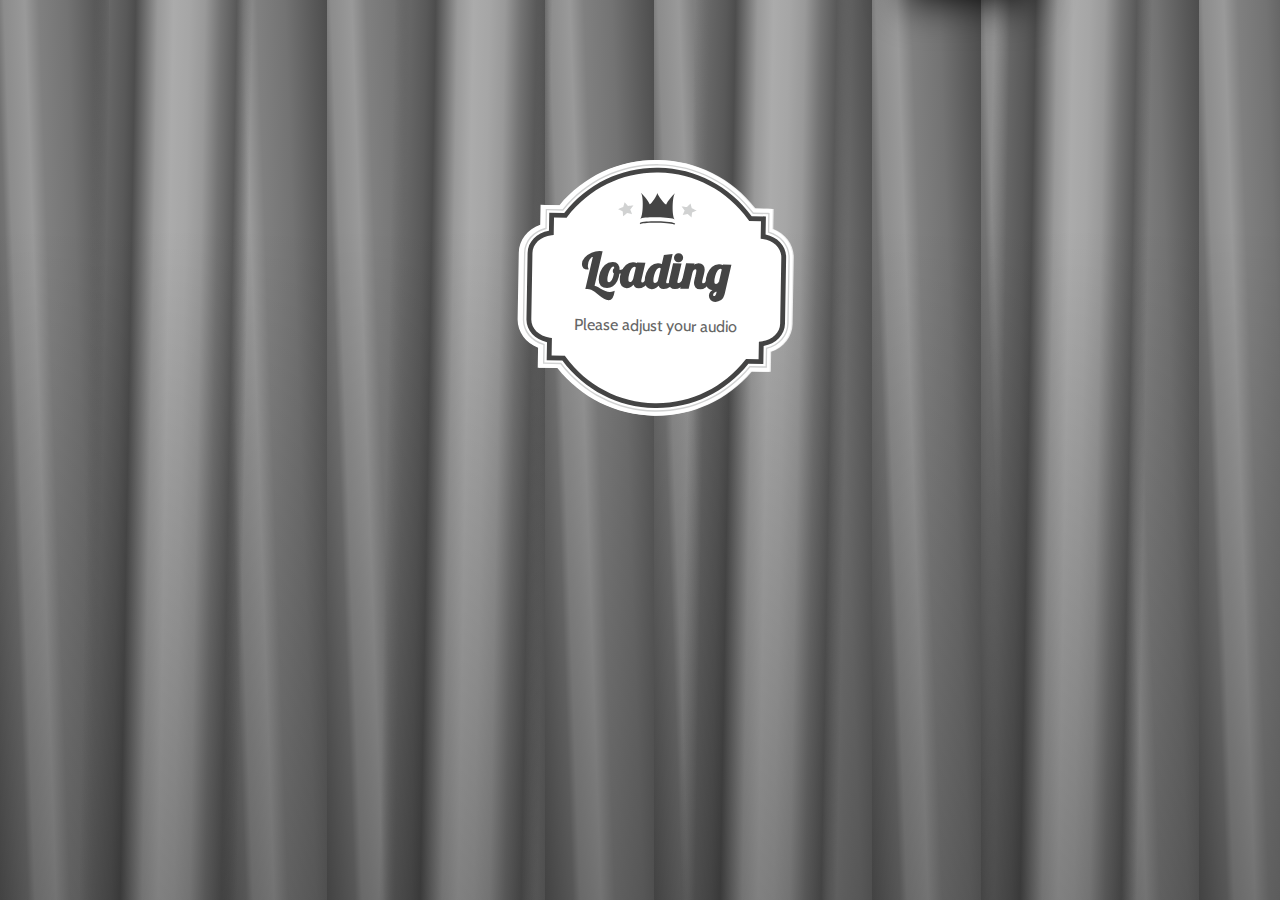
<file: animation/index.html>
<!DOCTYPE html>
<html lang="en" class="no-js">
<head>
  <meta charset="UTF-8" />
  
  <title>Operation Candy Halo</title>

  <link rel="stylesheet" href="css/screen.css?12" type="text/css" />
	<link href="http://fonts.googleapis.com/css?family=Lobster" rel="stylesheet" type="text/css">
	<link href="http://fonts.googleapis.com/css?family=Cabin" rel="stylesheet" type="text/css">

  <!-- focus on the syntax, not the prefixes. -->
  <script src="js/prefixfree.1.0.7.min.js"></script>
  
</head>
<body class="loading">
<div id="curtains" class="stage">
    <div id="sign">
	    <h1>Loading</h1>
	    <p>Please adjust your audio</p>
    </div>
    <img src="img/tassle.png" id="tassel">
</div>

<div id="stage1" class="stage">
	<div class="foreground level">
		<div class="equipment" id="left-floor-monitor"></div>
		<div class="equipment" id="right-floor-monitor"></div>
	</div>

	<div class="midground level">
		<div class="tuna"></div>
		<img id="laptop" src="img/laptop.png" height="143" width="250" />
	</div>
	
	<div class="background level">
		<div class="equipment" id="mixer"></div>
		<div class="tuna">
		  <div class="expression"></div>
		</div>
		<img class="equipment speakers" id="right-speaker" src="img/equip_speaker.png" />
		<img class="equipment speakers" id="left-speaker" src="img/equip_speaker.png" />
		<div class="wall" id="leftWall"></div>
	    <div class="wall" id="rightWall"></div>
	    <div class="wall" id="backWall"></div>
	</div>
</div>

<audio id="chime">
   <source src="music/chime.mp3" type="audio/mpeg; codecs="mp3"">
   <source src="music/chime.ogg" type="audio/ogg; codecs="vorbis"">
</audio>

<script type="text/javascript" src="//ajax.googleapis.com/ajax/libs/jquery/1.8.2/jquery.min.js"></script>
<script type="text/javascript">
	if (typeof jQuery == 'undefined') {
	    document.write(unescape("%3Cscript src='js/jquery-1.8.2.min.js' type='text/javascript'%3E%3C/script%3E"));
	}
</script>
<script type="text/javascript" src="js/seamlessLoop.2.0.min.js"></script>

<script>

	// jQuery's .load() when set on window will wait for all text and images before running
	// Plus putting it at the bottom makes the browser render the CSS + background images firsties.
	$(window).load(function(){
		var soundtrack = new SeamlessLoop();
		//check if the browser can play MP3's. If not, use ogg.
		var audio  = document.createElement("audio"),
		canPlayMP3 = (typeof audio.canPlayType === "function" &&
		              audio.canPlayType("audio/mpeg") !== "");
		if (canPlayMP3===true) {
		  soundtrack.addUri("music/candy-candy_opening.mp3", 16554.8, "opening");
		  soundtrack.addUri("music/candy-candy_loop.mp3", 7395.5, "loop");
		} else {
		  soundtrack.addUri("music/candy-candy_opening.ogg", 16554.8, "opening");
		  soundtrack.addUri("music/candy-candy_loop.ogg", 7395.5, "loop");
		}

		function soundsLoaded() {
		  soundtrack.start("opening"); //start w/ opening
		  soundtrack.update("loop"); //forever update w/ loop
		};

		soundtrack.callback(soundsLoaded);

		function soundsLoaded() {
		    setTimeout(function(){ 
		        $("body").removeClass("loading").addClass("loaded");
		        $("#sign").html("<h1>Please enjoy</h1>");
		        document.getElementById('chime').play();
		        $("#tassel").click(function(){
		        	$(this).addClass("pulled");
		            $("body").removeClass("loaded").addClass("playing");
				    soundtrack.start("opening"); //start w/ opening
				    soundtrack.update("loop"); //forever update w/ loop
		        });
		    },1000);
		};
	});
</script>

</body>
</html>
</file>
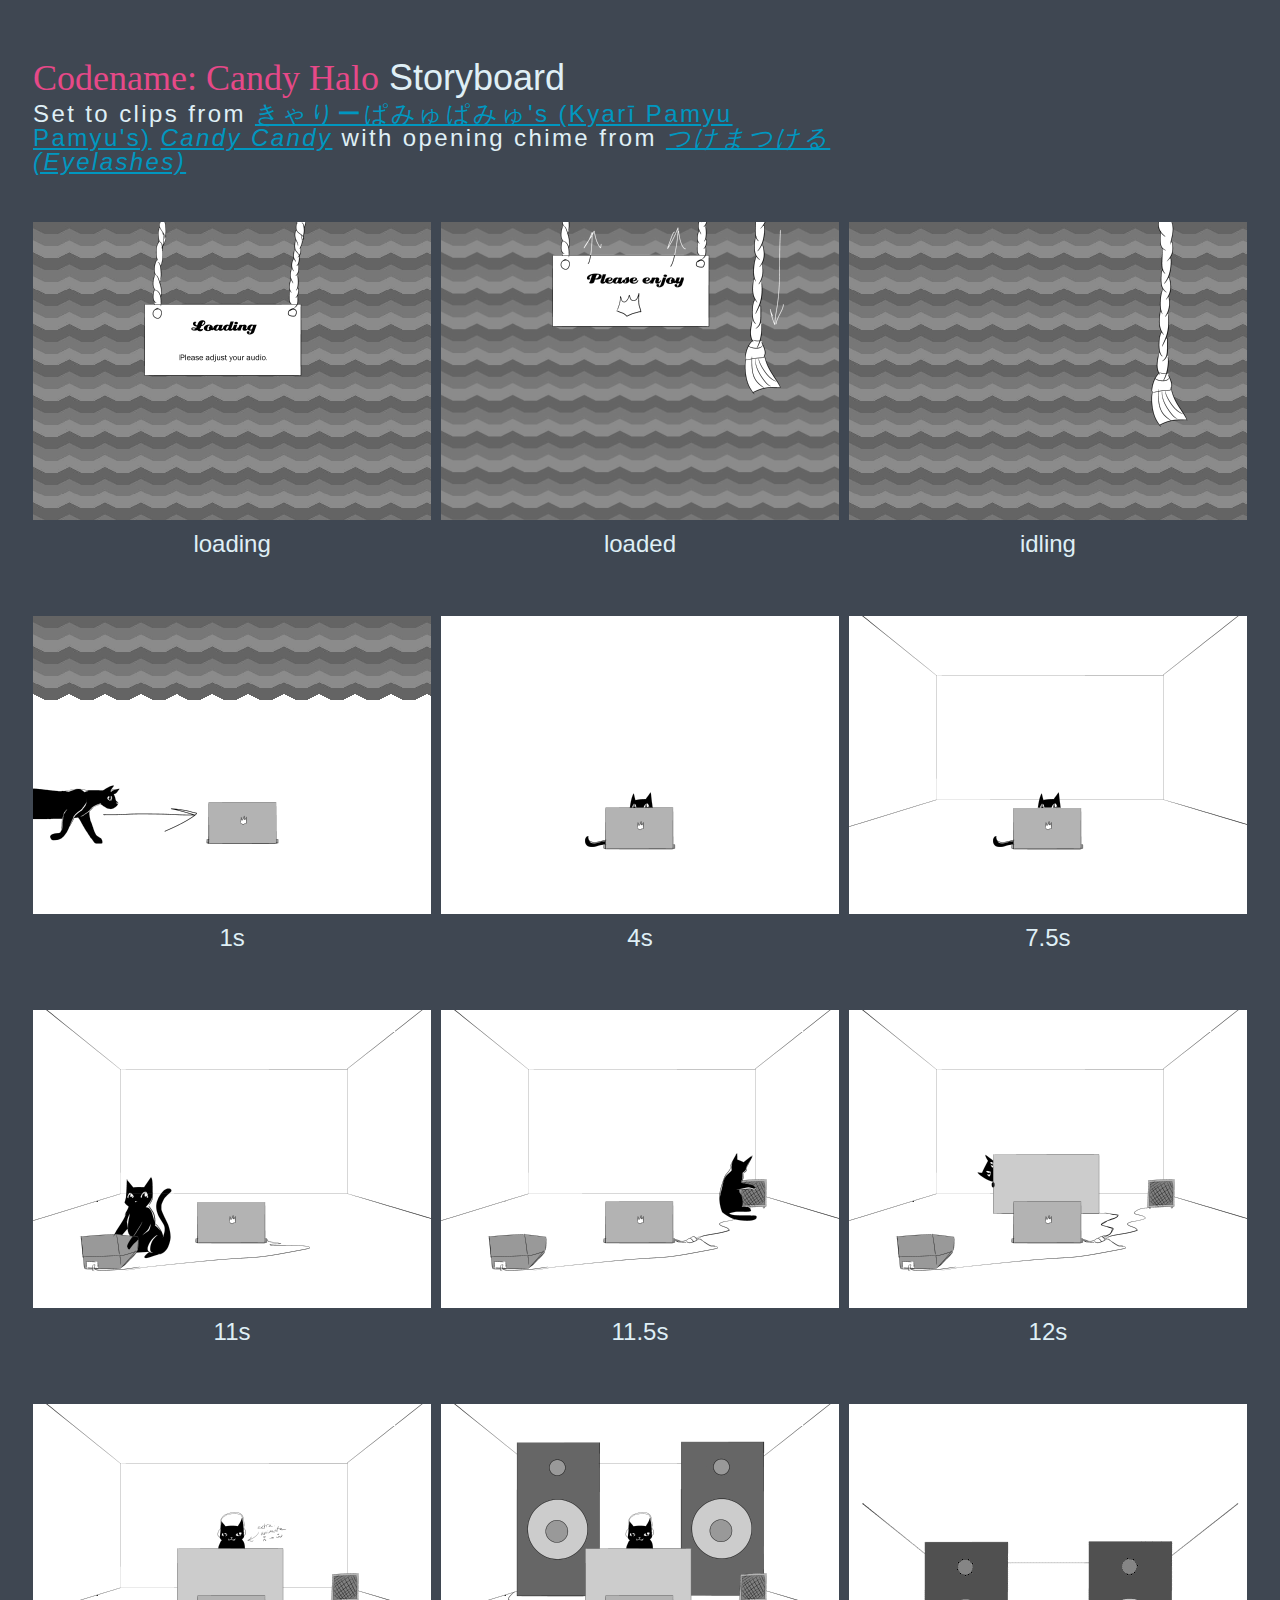
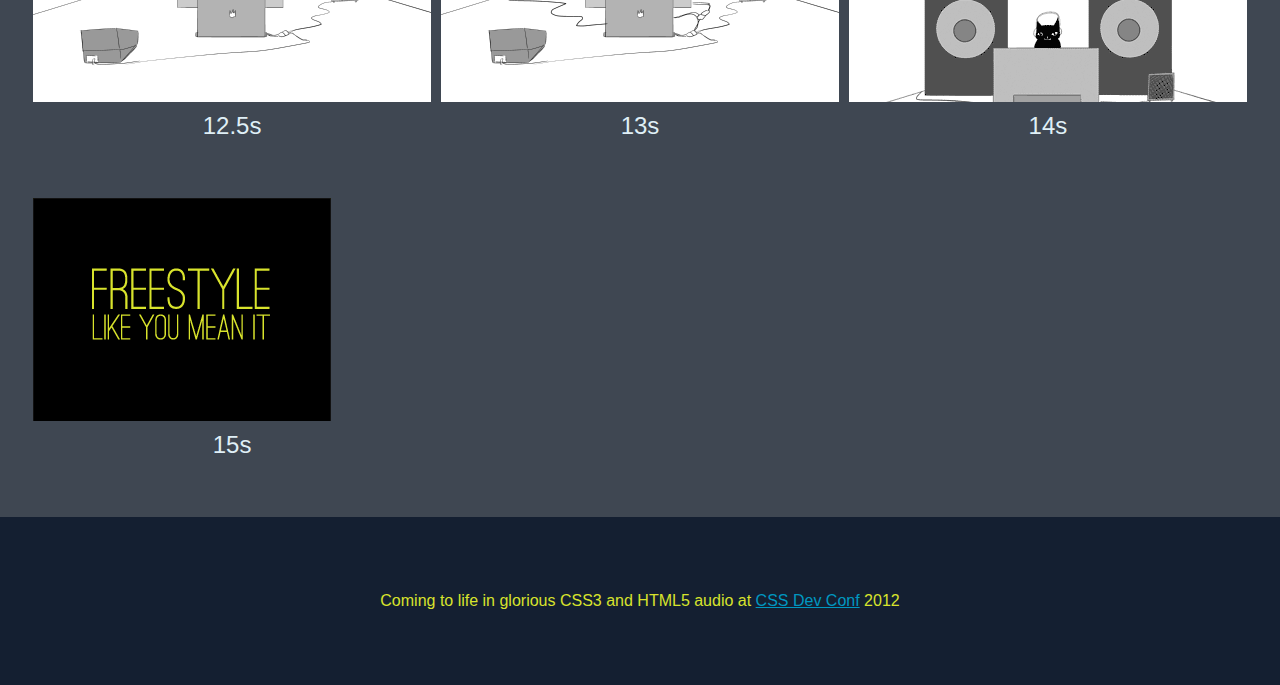
<file: storyboard/index.html>
<!DOCTYPE html>
<html class="no-js">
    <head>
        <meta charset="utf-8">
        <meta http-equiv="X-UA-Compatible" content="IE=edge,chrome=1">
        <title>Codename: Candy Halo storyboard for CSS Dev Conference 2012</title>
        <meta name="description" content="">
        <meta name="viewport" content="width=device-width">

        <link rel="stylesheet" href="css/style.css">
        <link rel="stylesheet" href="fancybox/jquery.fancybox.css?v=2.1.3" type="text/css" media="screen" />
        <link rel="stylesheet" href="fancybox/helpers/jquery.fancybox-buttons.css?v=1.0.5" type="text/css" media="screen" />
    </head>
    <body>
        <div class="wrapper">
            <h1><em>Codename: Candy Halo</em> Storyboard</h1>
            <h2>Set to clips from <a href="http://en.wikipedia.org/wiki/Kyary_Pamyu_Pamyu">きゃりーぱみゅぱみゅ's (Kyarī Pamyu Pamyu's)</a> <em><a href="http://www.youtube.com/watch?v=UoK8DaJRDaM">Candy Candy</a></em> with opening chime from <em><a href="http://www.youtube.com/watch?v=NLy4cvRx7Vc">つけまつける (Eyelashes)</a></em></h2>

            <ul id="storyboard">
                <li>
                    <a href="img/slides/big-slide0001.png"><img src="img/slides/slide0001.png" /></a>
                    <div class="time">loading</div>
                    <div class="deets">
                        <ul>
                            <li>Loading sign admonishes us to adjust our audio.</li>
                            <li>All stages behind are in a hidden state.
                        </ul>
                    </div>
                </li>
                <li>
                    <a href="img/slides/big-slide0002.png"><img src="img/slides/slide0002.png" /></a>
                    <div class="time">loaded</div>
                    <div class="deets">
                        When all assets have loaded:
                        <ul>
                            <li>A chime plays</li>
                            <li>The sign verbage changes to <q>Please enjoy</q></li>
                            <li>The sign lifts up off screen.</li>
                            <li>A tassel drops down</li>
                        </ul>
                    </div>
                </li>
                <li>
                    <a href="img/slides/big-slide0003.png"><img src="img/slides/slide0003.png" /></a>
                    <div class="time">idling</div>
                    <div class="deets">Tassle waves alluringly at the viewer, inviting &quot;pulling&quot;.</div>
                </li>
                <li>
                    <a href="img/slides/big-slide0004.png"><img src="img/slides/slide0004.png" /></a>
                    <time class="time">1s</time>
                    <div class="deets">
                        <ul>
                            <li>Curtain lifts.</li>
                            <li>Music starts.</li>
                            <li>Tuna walks in from left. (Doesn't have to start offscreen, but must match up w/...)</li>
                        </ul>
                    </div>
                </li>
                <li>
                    <a href="img/slides/big-slide0005.png"><img src="img/slides/slide0005.png" /></a>
                    <time class="time">4s</time>
                    <div class="deets">He sits down at the computer (transition from walking to sitting here is tricky. USE THE POWER OF MATH AND TIME THOSE KEYFRAMES.)</div>
                </li>
                <li>
                    <a href="img/slides/big-slide0006.png"><img src="img/slides/slide0006.png" /></a>
                    <time class="time">7.5s</time>
                    <div class="deets">Walls start enclosing the space. (Tuna's slicing off a piece of that infinite canvas!)</div>
                </li>
                <li>
                    <a href="img/slides/big-slide0007.png"><img src="img/slides/slide0007.png" /></a>
                    <time class="time">11s</time>
                    <div class="deets">Tuna sets up sound equipment #1.</div>
                </li>
                <li>
                    <a href="img/slides/big-slide0008.png"><img src="img/slides/slide0008.png" /></a>
                    <time class="time">11.5s</time>
                    <div class="deets">Tuna sets up sound equipment #2.</div>
                </li>
                <li>
                    <a href="img/slides/big-slide0009.png"><img src="img/slides/slide0009.png" /></a>
                    <time class="time">12s</time>
                    <div class="deets">Tuna sets up sound equipment #3</div>
                </li>
                <li>
                    <a href="img/slides/big-slide0010.png"><img src="img/slides/slide0010.png" /></a>
                    <time class="time">12.5s</time>
                    <div class="deets">Tuna sets up sound equipment #4</div>
                </li>
                <li>
                    <a href="img/slides/big-slide0011.png"><img src="img/slides/slide0011.png" /></a>
                    <time class="time">13s</time>
                    <div class="deets">
                        <ol>
                            <li>Speakers appear as the music drops.</li>
                            <li>Tuna smiles.</li>
                        </ol>
                    </div>
                </li>
                <li>
                    <a href="img/slides/big-slide0012.png"><img src="img/slides/slide0012.png" /></a>
                    <time class="time">14s</time>
                    <div class="deets">
                        Pan up or other transition.
                    </div>
                </li>
                <li>
                    <a href="img/slides/big-slide0013.png"><img src="img/slides/slide0013.png" /></a>
                    <time class="time">15s</time>
                    <div class="deets">
                        <ul>
                            <li>Loop starts</li>
                            <li>FREESTYLE IT, YO!</li>
                        </ul>
                    </div>
                </li>
            </ul>

        </div>
            <footer>
                Coming to life in glorious CSS3 and HTML5 audio at <a href="http://cssdevconf.com/">CSS Dev Conf</a> 2012
            </footer>
        <script>(function(H){H.className=H.className.replace(/\bno-js\b/,'js')})(document.documentElement)</script>
        <script src="//ajax.googleapis.com/ajax/libs/jquery/1.8.2/jquery.min.js"></script>
        <script>window.jQuery || document.write('<script src="js/vendor/jquery-1.8.2.min.js"><\/script>')</script>

        <script src="js/main.js"></script>
        <script type="text/javascript" src="fancybox/jquery.fancybox.pack.js?v=2.1.3"></script>

        <script>
            var _gaq=[['_setAccount','UA-3631048-6'],['_trackPageview']];
            (function(d,t){var g=d.createElement(t),s=d.getElementsByTagName(t)[0];
            g.src=('https:'==location.protocol?'//ssl':'//www')+'.google-analytics.com/ga.js';
            s.parentNode.insertBefore(g,s)}(document,'script'));
        </script>
    </body>
</html>
</file>
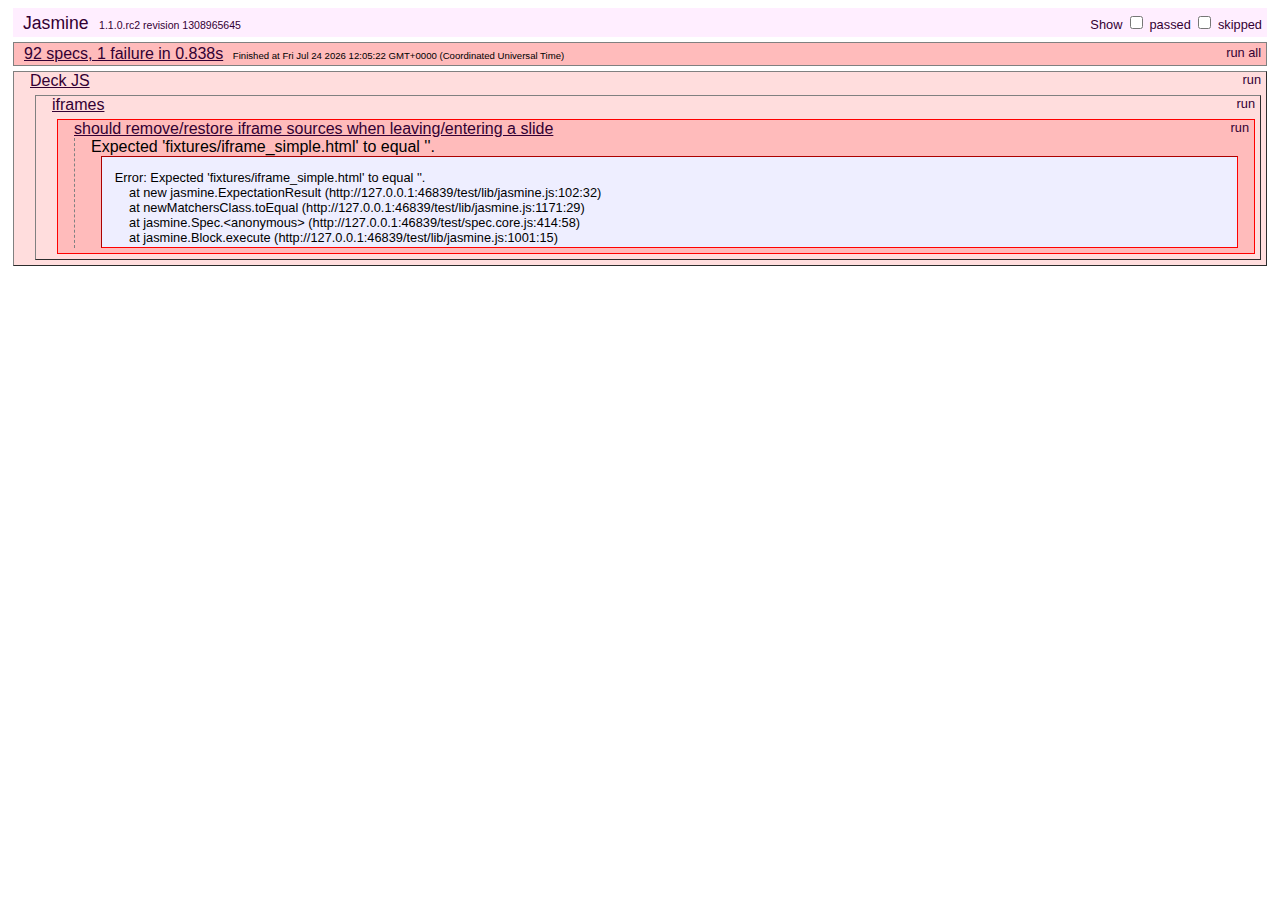
<file: test/index.html>
<!DOCTYPE HTML PUBLIC "-//W3C//DTD HTML 4.01 Transitional//EN"
  "http://www.w3.org/TR/html4/loose.dtd">
<html>
<head>
	<title>deck.js - Jasmine Test Runner</title>
	<link rel="stylesheet" type="text/css" href="lib/jasmine.css">
	<script type="text/javascript" src="../modernizr.custom.js"></script>
	<script type="text/javascript" src="lib/jasmine.js"></script>
	<script type="text/javascript" src="lib/jasmine-html.js"></script>
	<script src="../jquery-1.7.2.min.js"></script>
	<script type="text/javascript" src="lib/jasmine-jquery.js"></script>

	<!-- include source files here... -->
	<script type="text/javascript" src="../core/deck.core.js"></script>
	<script type="text/javascript" src="../extensions/hash/deck.hash.js"></script>
	<script type="text/javascript" src="../extensions/menu/deck.menu.js"></script>
	<script type="text/javascript" src="../extensions/goto/deck.goto.js"></script>
	<script type="text/javascript" src="../extensions/status/deck.status.js"></script>
	<script type="text/javascript" src="../extensions/navigation/deck.navigation.js"></script>
	<script type="text/javascript" src="../extensions/scale/deck.scale.js"></script>

	<!-- include spec files here... -->
	<script type="text/javascript" src="settings.js"></script>
	<script type="text/javascript" src="spec.core.js"></script>
	<script type="text/javascript" src="spec.menu.js"></script>
	<script type="text/javascript" src="spec.goto.js"></script>
	<script type="text/javascript" src="spec.navigation.js"></script>
	<script type="text/javascript" src="spec.hash.js"></script>
	<script type="text/javascript" src="spec.status.js"></script>
	<script type="text/javascript" src="spec.scale.js"></script>
</head>

<body>
<script type="text/javascript">
	jasmine.getEnv().addReporter(new jasmine.TrivialReporter());
	jasmine.getEnv().execute();
</script>
</body>
</html>
</file>
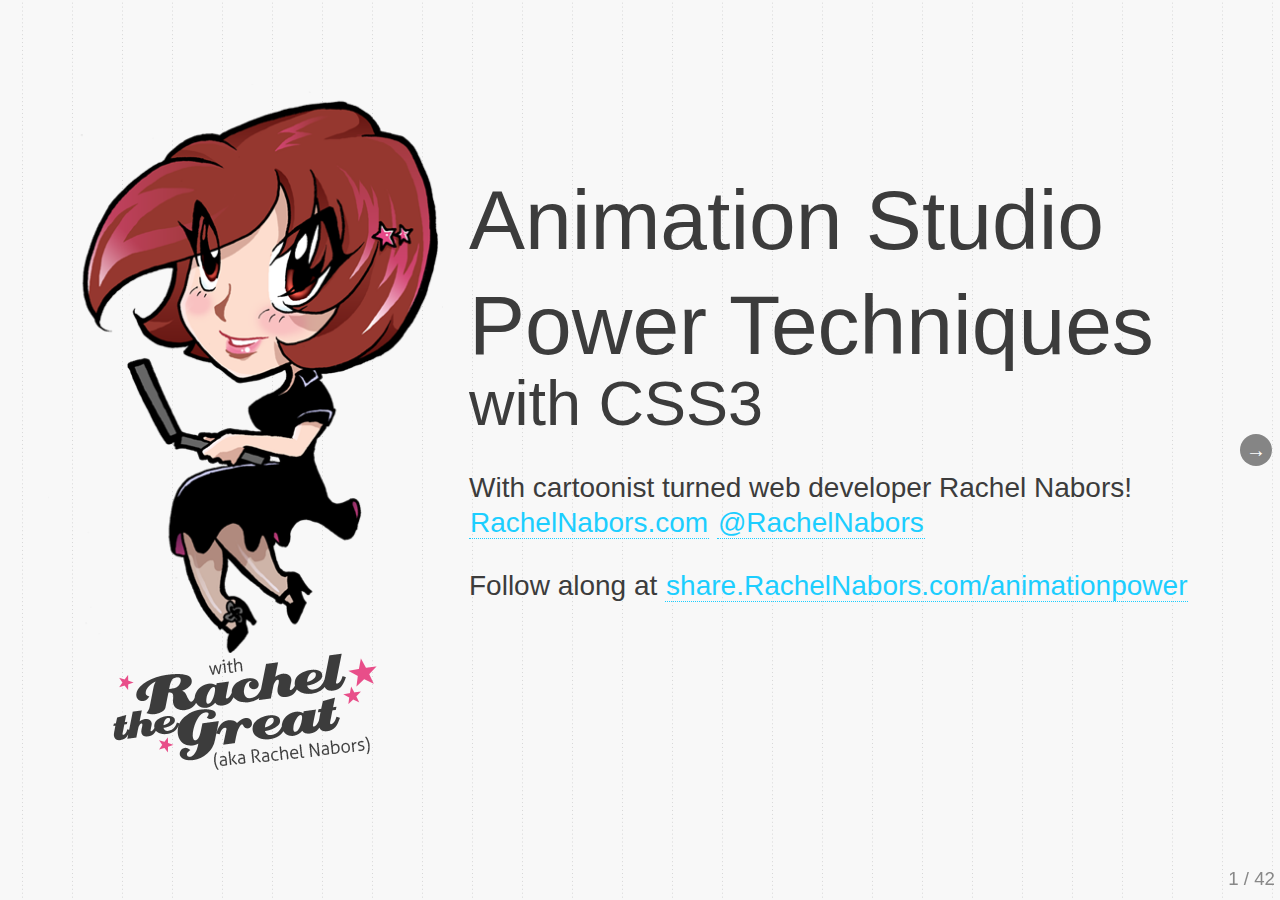
<file: animation-power-techniques.html>
<!DOCTYPE html>
<html>
<head>
    <meta charset="utf-8">
    <meta http-equiv="X-UA-Compatible" content="IE=edge,chrome=1">
    <meta name="viewport" content="width=1024, user-scalable=no">

    <title>Rachel Nabors on Animation Studio Power Techniques with CSS</title>
    
    <!-- Required stylesheet -->
    <link rel="stylesheet" href="core/deck.core.css">
    
    <!-- Extension CSS files go here. Remove or add as needed. -->
    <link rel="stylesheet" href="extensions/goto/deck.goto.css">
    <link rel="stylesheet" href="extensions/menu/deck.menu.css">
    <link rel="stylesheet" href="extensions/navigation/deck.navigation.css">
    <link rel="stylesheet" href="extensions/status/deck.status.css">
    <link rel="stylesheet" href="extensions/hash/deck.hash.css">
    <link rel="stylesheet" href="extensions/scale/deck.scale.css">
    <link rel="stylesheet" href="extensions/pointer/deck.pointer.css">
    <link rel="stylesheet" href="extensions/syntaxhighlighter/deck.syntaxhighlighter.css">

    <!-- Style theme. More available in /themes/style/ or create your own. -->
    <link rel="stylesheet" href="themes/style/profesh.css">
    
    <!-- Transition theme. More available in /themes/transition/ or create your own. -->
    <link rel="stylesheet" href="themes/transition/horizontal-slide.css">
    
    <!-- Required Modernizr file -->
    <script src="modernizr.custom.js"></script>
    <script type="text/javascript" src="http://use.typekit.com/ewk1gzp.js"></script>
    <script type="text/javascript">try{Typekit.load();}catch(e){}</script>

</head>
<body class="deck-container">

<!-- storyboards, walk cycles, easing, cut outs, scene transitions, parallax: illustrate with your awesome examples first, then show how to do it w/ CSS!-->

<section class="slide title-slide">
    <div class="talk-title">
        <hgroup>
            <h1>Animation Studio <br />Power Techniques</h1>
            <h2>with CSS3</h2>
        </hgroup>
        <p>With cartoonist turned web developer Rachel Nabors! <br /><a href="http://www.rachelnabors.com">RachelNabors.com</a> <a href="http://twitter.com/rachelnabors">@RachelNabors</a></p>
        <p>Follow along at <a href="http://share.RachelNabors.com/animationpower">share.RachelNabors.com/animationpower</a></p>
    </div>
    <figure class="self-portrait">
        <img src="img/p_rachelnabors.png" alt="A manga-inspired self-portrait of Rachel, clutching a laptop and looking adorable.">
        <figcaption class="ir">with Rachel the Great (aka Rachel Nabors)</figcaption>
    </figure>
</section>

<section class="slide">
  <h2>I am Rachel <del>the Great</del> Nabors</h2>
  <figure>
    <img src="img/fig_rachel-tuna.png" alt="Rachel the Great and her talking cat Tuna, waving.">
    <figcaption>You can still read the comic adventures of Rachel and Tuna at <a href="http://www.rachelthegreat.com" target="_blank">RacheltheGreat.com</a></figcaption>
  </figure>
</section>

<section class="slide">
    <h2>Assumptions! We have them!</h2>
    <ul>
        <li>We're using Chrome, but these animations will work in all recent browsers plus IE 11 (and 10-ish).</li>
        <li>Using <a href="http://leaverou.github.com/prefixfree/">-prefix-free</a> instead of adding vendor prefixes.</li>
        <li>For production I recommend Sass (I work on a gem for that, aka <a href="https://github.com/Team-Sass/animation-studio">Animation Studio</a>)</li>
    </ul>
</section>

<section class="slide cover storyboards">
    <h1 class="vtop">Storyboards</h1>
</section>

<section class="slide">
    <h2>Prototyping with the 4th dimension</h2>
    <p>Originally started at Disney while working on Snow White.</p>
    <p class="slide">Now adopted by film, interaction, comics, anything that involves time and teams.</p>
    <p class="slide">Example storyboard for a <a href="animation/index.html">music video</a>: <a href="storyboard/index.html" target="_blank">RachelNabors.com/css-amv-talk/storyboard</a></p>
    <ul>
        <li class="slide">Storyboards will save you time</li>
        <li class="slide">Bird's eye view.</li>
        <li class="slide">Help you figure out your timing later.</li>
    </ul>
</section>

<section class="slide cover walk-cycle">
    <h1 class="vtop">The Walk Cycle</h1>
</section>


<section class="slide">
  <h2>The &ldquo;Hello, world!&rdquo; of animation</h2>
  <iframe width="420" height="315" src="http://www.youtube.com/embed/rPAIEVJy_SA?rel=0" frameborder="0" allowfullscreen></iframe>
  <p>Rogue's walkcycle kindly provided by master character designer and animator <a href="http://stevenegordon.com/">Steven K. Gordon</a>.</p>
</section>

<section class="slide">
    <h2>Walkcycles with CSS</h2>
    <pre class="codepen" data-height="300" data-type="result" data-href="bpAJH" data-user="rachelnabors"><code></code></pre>
<script async src="http://codepen.io/assets/embed/ei.js"></script>
    <ul>
        <li class="slide">The magic is all in <code>animation: walk-cycle 1s <strong>steps(12)</strong> infinite;</code> (also, the keyframes and the <a href="http://rachelnabors.com/css-amv-talk/animation/img/tuna_sprite.png">sprite</a>)</li>
        <li class="slide">...which breaks down to <code>animation: &lt;name&gt; &lt;duration&gt; &lt;timing-function&gt; &lt;iteration-count&gt;;</code></li>
    </ul>
</section>

<section class="slide cover cutouts">
    <h1 class="vtop">Cut Outs</h1>
  <!-- TODO: BG -->
</section>

<section class="slide">
    <h2>Cutting Corners with &ldquo;Cut-outs&rdquo;</h2>
    <p>Technique developed in Japan and by Hanna-Barbera to bring cartoons to TV rapidly.</p>
    <iframe width="420" height="315" src="http://www.youtube.com/embed/3s-MnvKIqb8" frameborder="0" allowfullscreen></iframe>
    <p>(See 1:04)</p>
    <p class="slide">See also <a class="http://www.escapistmagazine.com/videos/view/the-big-picture/3854-The-Collar">The Importance of Yogi's Collar</a></p>
</section>

<section class="slide">
    <h2>Cut-outs with CSS</h2>
    <ul>
        <li class="slide"><a href="animation/img/sprite_tuna_boss.png">Check out this sprite.</a></li>
        <li class="slide"><pre class="codepen" data-height="300" data-type="result" data-href="kEeBl" data-user="rachelnabors"><code></code></pre>
<script async src="http://codepen.io/assets/embed/ei.js"></script></li>
    </ul>
</section>

<section class="slide cover transitions">
    <h1 class="vtop">Scene Transitions</h1>
</section>

<section class="slide">
  <h2>Changing Mindsets and Changing Scenes</h2>
  <iframe width="420" height="315" src="http://www.youtube.com/embed/VqOJ2MUg7VA?rel=0" frameborder="0" allowfullscreen></iframe>
  <p>Scene transitions signal to audiences a change in mood, time, or location (or sometimes just a commercial break!)</p>
  <p class="slide">Think of them like a period between sentences or a space between paragraphs.</p>
</section>

<section class="slide">
  <h2>Scene Transitions with CSS</h2>
  <p data-height="268" data-theme-id="0" data-slug-hash="lqswg" data-user="rachelnabors" data-default-tab="result" class='codepen'>See the Pen <a href='http://codepen.io/rachelnabors/pen/lqswg'>The Black Brick Road of OZ, #11</a> by Rachel Nabors (<a href='http://codepen.io/rachelnabors'>@rachelnabors</a>) on <a href='http://codepen.io'>CodePen</a></p>
  <script async src="http://codepen.io/assets/embed/ei.js"></script>
  <p class="slide">I ended up using a <a href="http://stash.rachelnabors.com/oz/opening/cut-hole.png" target="_blank">big background image</a> that I shrank to fit using <code>background-scale</code></p>
</section>

<section class="slide cover parallax">
    <h1 class="vtop">Parallax</h1>
</section>

<section class="slide">
  <h2>Parallax in Animation</h2>
  
  <iframe width="420" height="315" src="http://www.youtube.com/embed/qIwtXkdWQ0o?rel=0" frameborder="0" allowfullscreen></iframe>
  
  <p>Parallax is when multiple background layers are moved at different speeds to imitate how views change when moving.</p>

  <p class="slide">Required the <a href="http://en.wikipedia.org/wiki/Multiplane_camera" target="_blank">multiplane camera</a> invented by Ub Iwerks in 1933.</p>
</section>


<section class="slide">
  <h2>Parallax with CSS</h2>

  <pre class="codepen" data-height="300" data-type="result" data-href="AvGhp" data-user="rachelnabors" data-safe="true"><code></code><a href="http://codepen.io/rachelnabors/pen/AvGhp">Check out this Pen!</a></pre>
</section>

<section class="slide">
  <h2>Parallax in Theory</h2>
  <figure>
    <img src="img/fig_parallax.png">
    <figcaption>The shorter images have less distance to cover in the same amount of time as the longer images, so they move slower.</figcaption>
  </figure>
  <p class="slide"><a href="http://blog.teamtreehouse.com/multiplane-design-with-svgs-and-css-3d-transforms">You can do it with 3D transforms, too!</a></p>
</section>

<section class="slide cover easing">
    <h1 class="vtop">Cushioning, Easing, Timing Functions</h1>
</section>

<section class="slide">
  <h2>&ldquo;Cushioning&rdquo; in Animation</h2>
  <p>In animation, &ldquo;timing functions&rdquo; are called &ldquo;cushioning&rdquo;</p>
  <iframe width="420" height="315" src="http://www.youtube.com/embed/yyRUrDUHLPo?rel=0" frameborder="0" allowfullscreen></iframe>
  <p><strong>Science!</strong> A falling ball picks up speed due to gravity. A rolling ball slows down from friction. <a href="https://medium.com/design-ux/926eb80d64e3">How could science apply to <abbr title="User Interface">UI</abbr> design?</a></p>
</section>

<section class="slide">
  <h2>&ldquo;Cushioning&rdquo; with CSS</h2>

<p data-height="268" data-theme-id="0" data-slug-hash="yqloD" data-user="rachelnabors" data-default-tab="result" class='codepen'>See the Pen <a href='http://codepen.io/rachelnabors/pen/yqloD'>Rolling a Ball with CSS Transitions</a> by Rachel Nabors (<a href='http://codepen.io/rachelnabors'>@rachelnabors</a>) on <a href='http://codepen.io'>CodePen</a></p>

  <div class="slide">
    <h3>CSS's timing functions:</h3>
    <ul>
      <li><code>linear</code></li>
      <li><code>ease-in</code></li>
      <li><code>ease-out</code></li>
      <li><code>ease-in-out</code></li>
      <li><code>cubic-bezier(<strong><a href="http://cubic-bezier.com/" target="_blank">ROLL YOUR OWN!</a></strong>)</code></li>
    </ul>
  </div>

</section>

<section class="slide">
  <h2>Why animating in the browser kicks ass</h2>
  <ul>
      <li class="slide"><strong>It's familiar.</strong> You have and know the tools already.</li>
      <li class="slide"><strong>It's the future.</strong> Working with advanced techniques forces a deeper understanding.</li>
      <li class="slide"><strong>It's fun.</strong> Isn't that enough?</li>
      <li class="slide"><strong>Content != copy.</strong> CSS can be used to tell visual stories, not just set line-heights.</li>
  </ul>
</section>


<section class="slide">
    <h1>Just the Beginning!</h1>
    <p>With these skills, you can build all kinds of nifty interactions, like <a href="http://rachelnabors.com/alice-in-videoland/book">this</a> (in progress, forgive my dust).</p>
    <p><a href="https://twitter.com/rachelnabors">Follow me on Twitter @RachelNabors</a> to keep up with the cool new things I'm uncovering.</p>
    <p>Slides: <a href="http://share.rachelnabors.com/animationpower">share.RachelNabors.com/animationpower</a></p>
    <p>More animation goodies at my site: <a href="http://rachelnabors.com/">RachelNabors.com</a></p>
    <p>And <strong>yes,</strong> I am available for work!</p>
</section>

<!-- Begin extension snippets. Add or remove as needed. -->

<!-- deck.navigation snippet -->
<a href="#" class="deck-prev-link" title="Previous">&#8592;</a>
<a href="#" class="deck-next-link" title="Next">&#8594;</a>

<!-- deck.status snippet -->
<p class="deck-status">
    <span class="deck-status-current"></span>
    /
    <span class="deck-status-total"></span>
</p>

<!-- deck.goto snippet -->
<form action="." method="get" class="goto-form">
    <label for="goto-slide">Go to slide:</label>
    <input type="text" name="slidenum" id="goto-slide" list="goto-datalist">
    <datalist id="goto-datalist"></datalist>
    <input type="submit" value="Go">
</form>

<!-- deck.hash snippet -->
<a href="." title="Permalink to this slide" class="deck-permalink">#</a>

<!-- End extension snippets. -->


<!-- Required JS files. -->
<script src="jquery-1.7.2.min.js"></script>
<script src="core/deck.core.js"></script>

<!-- Extension JS files. Add or remove as needed. -->
<script src="core/deck.core.js"></script>
<script src="extensions/hash/deck.hash.js"></script>
<script src="extensions/menu/deck.menu.js"></script>
<script src="extensions/goto/deck.goto.js"></script>
<script src="extensions/status/deck.status.js"></script>
<script src="extensions/navigation/deck.navigation.js"></script>
<script src="extensions/scale/deck.scale.js"></script>
<script src="extensions/pointer/deck.pointer.js"></script>
<script src="extensions/syntaxhighlighter/deck.syntaxhighlighter.js"></script>
<script src="extensions/iframes/deck.iframes.js"></script>
 <script>
    $(function() {
        $.deck('.slide');
        $.deck('iframes');
    });
</script>
</body>
</html>
</file>
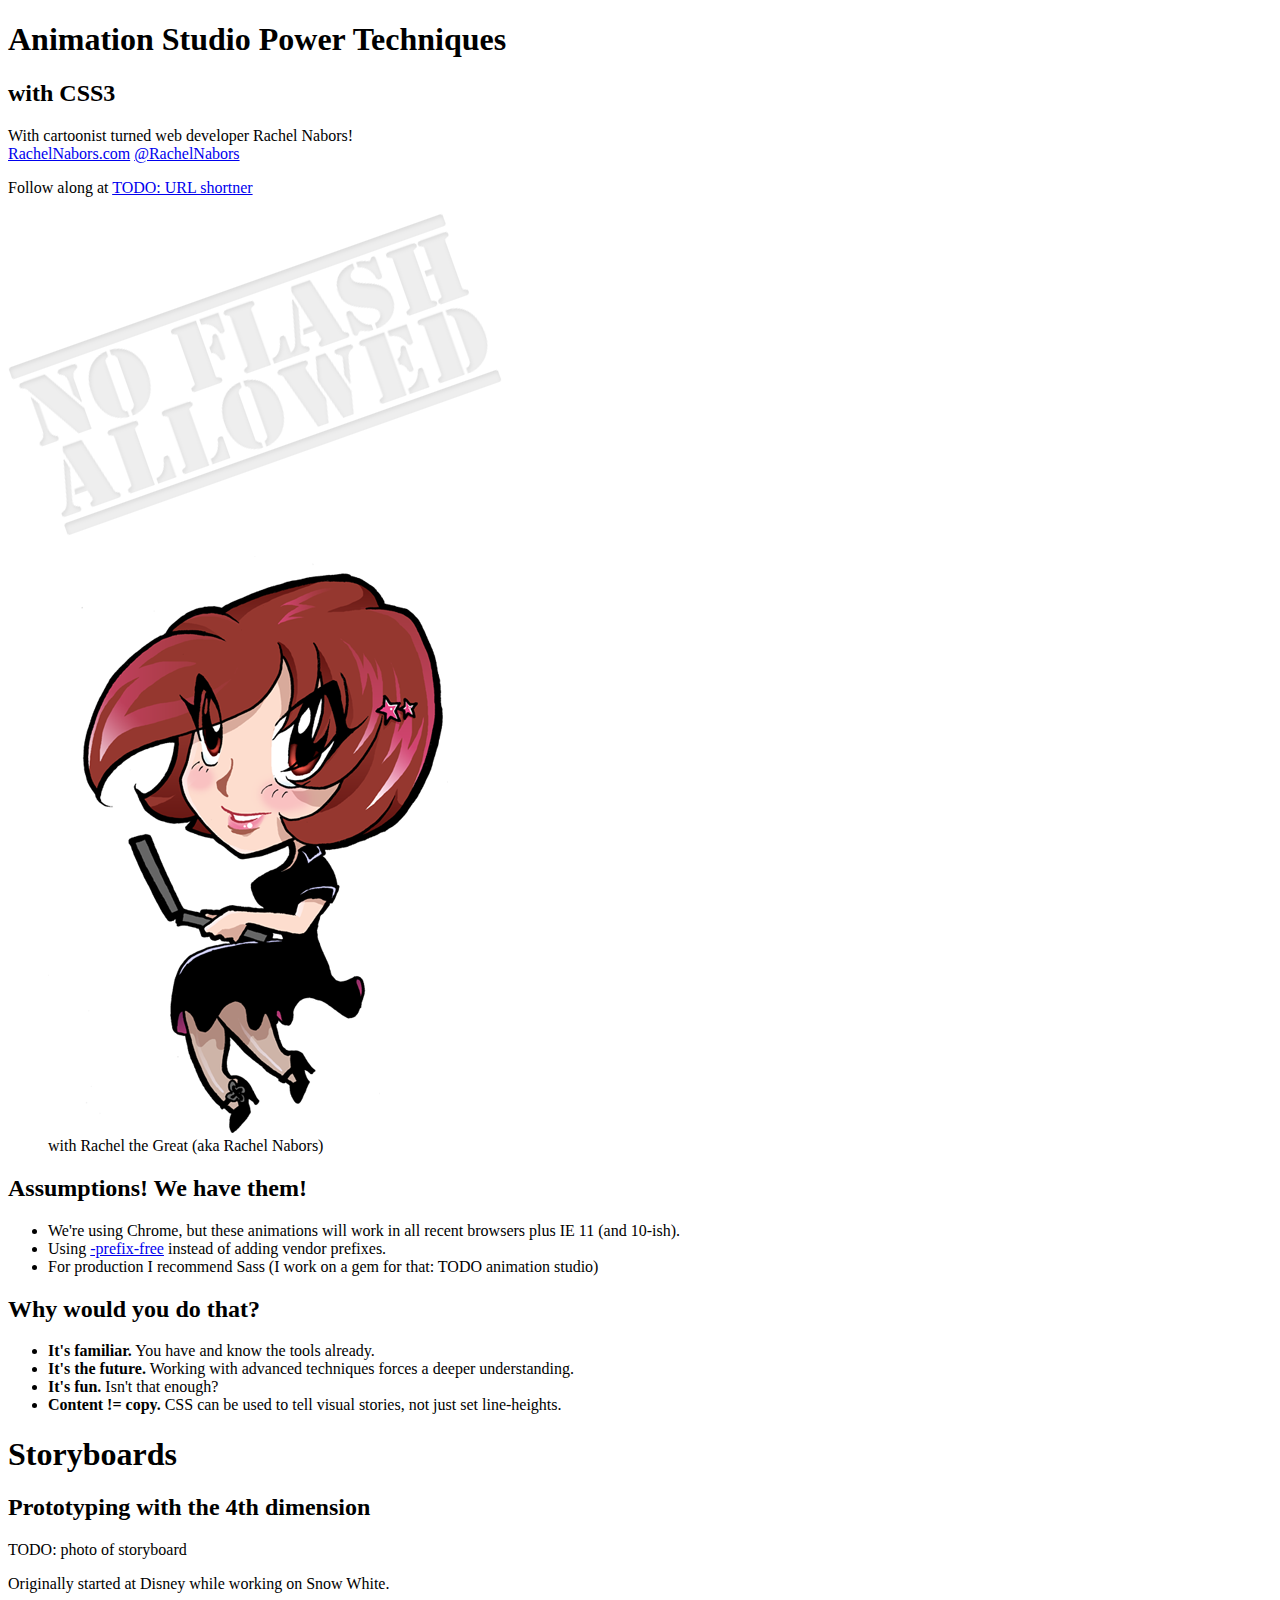
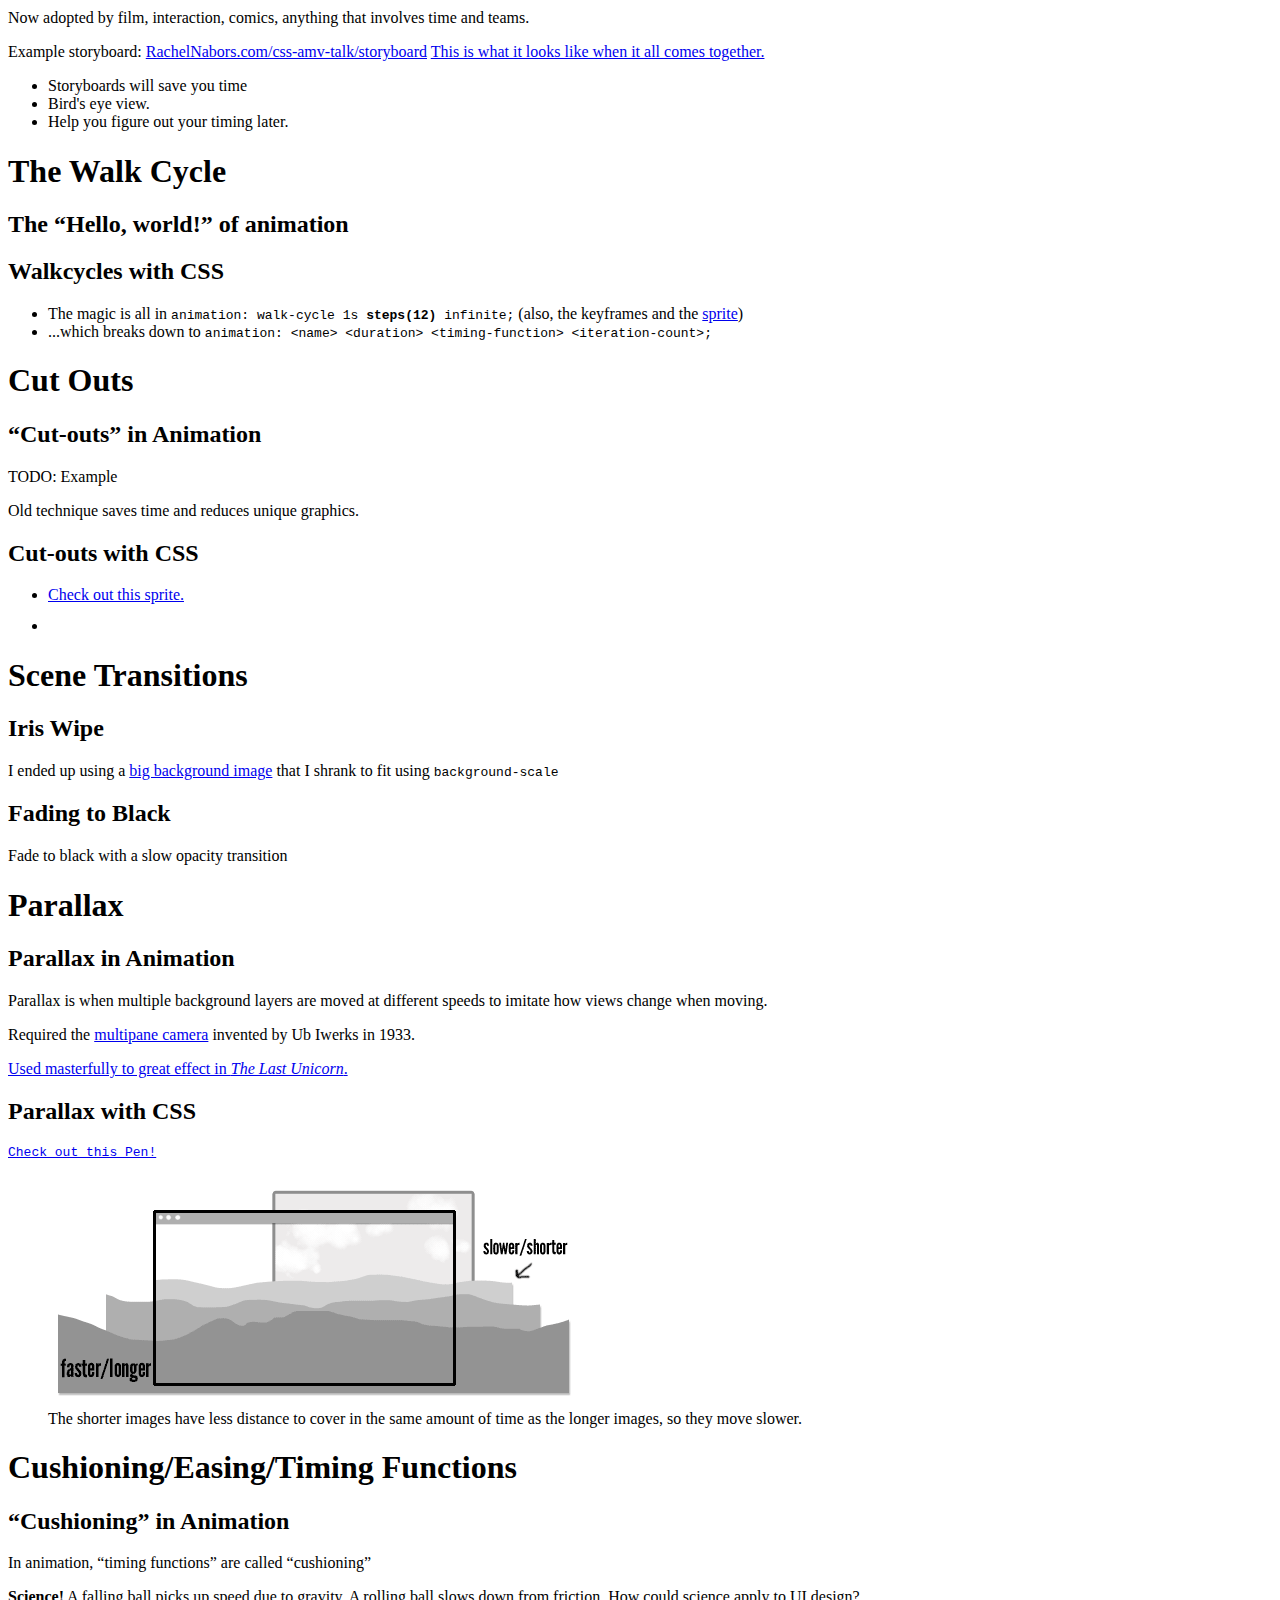
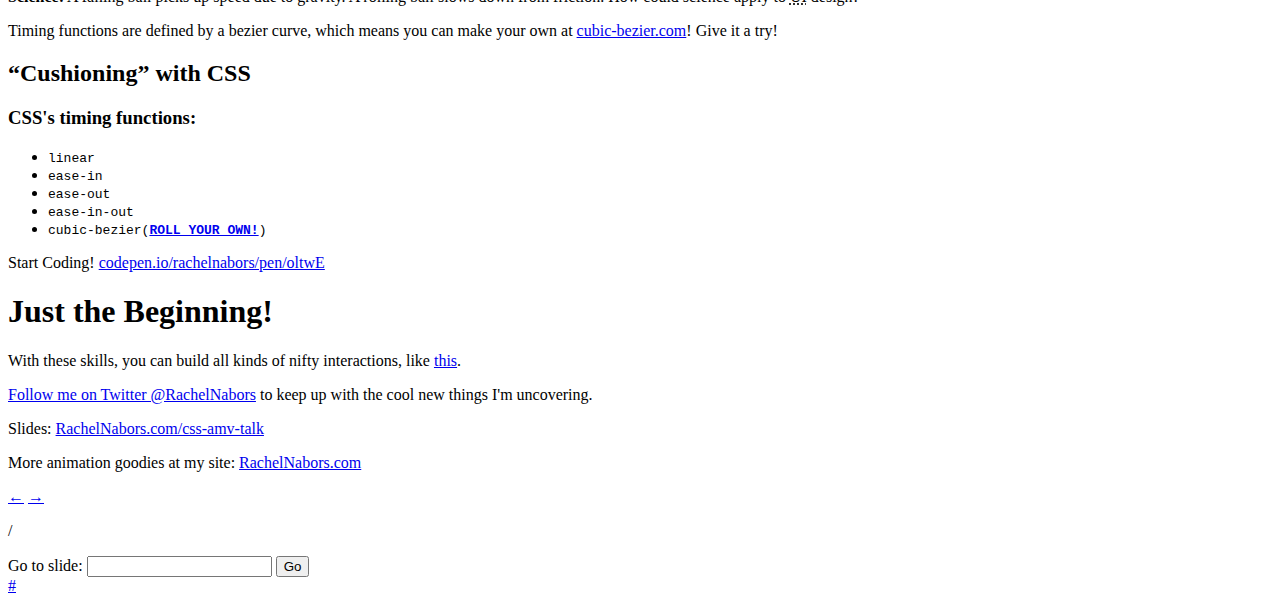
<file: index-30.html>
<!DOCTYPE html>
<html>
<head>
    <meta charset="utf-8">
    <meta http-equiv="X-UA-Compatible" content="IE=edge,chrome=1">
    <meta name="viewport" content="width=1024, user-scalable=no">

    <title>Rachel Nabors on Animation Studio Power Techniques with CSS</title>
    
    <!-- Required stylesheet -->
    <!-- <link rel="stylesheet" href="core/deck.core.css"> -->
    
    <!-- Extension CSS files go here. Remove or add as needed. -->
<!--     <link rel="stylesheet" href="extensions/goto/deck.goto.css">
    <link rel="stylesheet" href="extensions/menu/deck.menu.css">
    <link rel="stylesheet" href="extensions/navigation/deck.navigation.css">
    <link rel="stylesheet" href="extensions/status/deck.status.css">
    <link rel="stylesheet" href="extensions/hash/deck.hash.css">
    <link rel="stylesheet" href="extensions/scale/deck.scale.css">
    <link rel="stylesheet" href="extensions/pointer/deck.pointer.css">
    <link rel="stylesheet" href="extensions/syntaxhighlighter/deck.syntaxhighlighter.css">
 -->
    <!-- Style theme. More available in /themes/style/ or create your own. -->
<!--     <link rel="stylesheet" href="themes/style/profesh.css">
 -->    
    <!-- Transition theme. More available in /themes/transition/ or create your own. -->
<!--     <link rel="stylesheet" href="themes/transition/horizontal-slide.css">
 -->    
    <!-- Required Modernizr file -->
    <script src="modernizr.custom.js"></script>
    <script type="text/javascript" src="http://use.typekit.com/ewk1gzp.js"></script>
    <script type="text/javascript">try{Typekit.load();}catch(e){}</script>

</head>
<body class="deck-container">

<!-- storyboards, walk cycles, easing, cut outs, scene transitions, parallax: illustrate with your awesome examples first, then show how to do it w/ CSS!-->

<section class="slide title-slide">
    <div class="talk-title">
        <hgroup>
            <h1>Animation Studio Power Techniques</h1>
            <h2>with CSS3</h2>
        </hgroup>
        <p>With cartoonist turned web developer Rachel Nabors! <br /><a href="http://www.rachelnabors.com">RachelNabors.com</a> <a href="http://twitter.com/rachelnabors">@RachelNabors</a></p>
        <p>Follow along at <a href="http://RachelNabors.com/css-amv-talk">TODO: URL shortner</a></p>
        <img src="img/bg_no-flash.png" alt="No Flash Allowed">
    </div>
    <figure class="self-portrait">
        <img src="img/p_rachelnabors.png" alt="A manga-inspired self-portrait of Rachel, clutching a laptop and looking adorable.">
        <figcaption class="ir">with Rachel the Great (aka Rachel Nabors)</figcaption>
    </figure>
</section>

<section class="slide">
    <h2>Assumptions! We have them!</h2>
    <ul>
        <li>We're using Chrome, but these animations will work in all recent browsers plus IE 11 (and 10-ish).</li>
        <li>Using <a href="http://leaverou.github.com/prefixfree/">-prefix-free</a> instead of adding vendor prefixes.</li>
        <li class="slide">For production I recommend Sass (I work on a gem for that: TODO animation studio)</li>
    </ul>
</section>

<section class="slide">
    <h2>Why would you do that?</h2>
    <ul>
        <li class="slide"><strong>It's familiar.</strong> You have and know the tools already.</li>
        <li class="slide"><strong>It's the future.</strong> Working with advanced techniques forces a deeper understanding.</li>
        <li class="slide"><strong>It's fun.</strong> Isn't that enough?</li>
        <li class="slide"><strong>Content != copy.</strong> CSS can be used to tell visual stories, not just set line-heights.</li>
    </ul>
</section>

<section class="slide">
    <h1 class="vcenter">Storyboards</h1>
</section>

<section class="slide">
    <h2>Prototyping with the 4th dimension</h2>
    <p>TODO: photo of storyboard</p>
    <p>Originally started at Disney while working on Snow White.</p>
    <p>Now adopted by film, interaction, comics, anything that involves time and teams.</p>
    <p>Example storyboard: <a href="storyboard/index.html" target="_blank">RachelNabors.com/css-amv-talk/storyboard</a> <a href="animation/index.html">This is what it looks like when it all comes together.</a></p>
    <ul>
        <li class="slide">Storyboards will save you time</li>
        <li class="slide">Bird's eye view.</li>
        <li class="slide">Help you figure out your timing later.</li>
    </ul>
</section>

<section class="slide">
    <h1 class="vcenter">The Walk Cycle</h1>
</section>


<section class="slide">
    <h2>The &ldquo;Hello, world!&rdquo; of animation</h2>

    <!--TODO: Example from Gordon-->
</section>

<section class="slide">
    <h2>Walkcycles with CSS</h2>
    <pre class="codepen" data-height="300" data-type="result" data-href="bpAJH" data-user="rachelnabors"><code></code></pre>
<script async src="http://codepen.io/assets/embed/ei.js"></script>
    <ul>
        <li class="slide">The magic is all in <code>animation: walk-cycle 1s <strong>steps(12)</strong> infinite;</code> (also, the keyframes and the <a href="http://www.rachelnabors.com/animation/candyHalo1/toys/img/tuna-walking_sprite.png">sprite</a>)</li>
        <li class="slide">...which breaks down to <code>animation: &lt;name&gt; &lt;duration&gt; &lt;timing-function&gt; &lt;iteration-count&gt;;</code></li>
    </ul>
</section>

<section class="slide">
    <h1 class="vcenter">Cut Outs</h1>
</section>

<section class="slide">
    <h2>&ldquo;Cut-outs&rdquo; in Animation</h2>
    <p>TODO: Example </p>
    <p>Old technique saves time and reduces unique graphics.</p>
</section>

<section class="slide">
    <h2>Cut-outs with CSS</h2>
    <ul>
        <li class="slide"><a href="animation/img/sprite_tuna_boss.png">Check out this sprite.</a></li>
        <li class="slide"><pre class="codepen" data-height="300" data-type="result" data-href="kEeBl" data-user="rachelnabors"><code></code></pre>
<script async src="http://codepen.io/assets/embed/ei.js"></script></li>
    </ul>
</section>

<section class="slide">
    <h1 class="vcenter">Scene Transitions</h1>
</section>

<!-- TODO Example of scene transitions -->

<section class="slide">
  <h2>Iris Wipe</h2>
  <!--TODO: add codepen to example-->
  <p class="slide">I ended up using a <a href="http://stash.rachelnabors.com/oz/opening/cut-hole.png" target="_blank">big background image</a> that I shrank to fit using <code>background-scale</code></p>
</section>

<section class="slide">
  <h2>Fading to Black</h2>
  <p>Fade to black with a slow opacity transition</p>

  <!-- TODO: add codepen example -->
</section>

  <!-- TODO: extra: make a cross fade example -->

<section class="slide">
    <h1 class="vcenter">Parallax</h1>
</section>

<section class="slide">
  <h2>Parallax in Animation</h2>

  <p>Parallax is when multiple background layers are moved at different speeds to imitate how views change when moving.</p>

  <p class="slide">Required the <a href="http://en.wikipedia.org/wiki/Multiplane_camera" target="_blank">multipane camera</a> invented by Ub Iwerks in 1933.</p>
  <!-- TODO: Add photo of the machine -->
  
  <p class="slide"><a href="https://www.youtube.com/watch?feature=player_detailpage&amp;v=qIwtXkdWQ0o#t=81s" target="_blank">Used masterfully to great effect in <em>The Last Unicorn</em>.</a></p><!--TODO: fix jump link-->
</section>


<section class="slide">
  <h2>Parallax with CSS</h2>

  <pre class="codepen" data-height="300" data-type="result" data-href="AvGhp" data-user="rachelnabors" data-safe="true"><code></code><a href="http://codepen.io/rachelnabors/pen/AvGhp">Check out this Pen!</a></pre>

  <figure>
    <img src="img/fig_parallax.png">
    <figcaption>The shorter images have less distance to cover in the same amount of time as the longer images, so they move slower.</figcaption>
  </figure>

</section>

<!-- TODO: Mention it's possible w/ 3D transforms, too. -->

<section class="slide">
    <h1 class="vcenter">Cushioning/Easing/Timing Functions</h1>
</section>

<section class="slide">
  <h2>&ldquo;Cushioning&rdquo; in Animation</h2>
  <p>In animation, &ldquo;timing functions&rdquo; are called &ldquo;cushioning&rdquo;</p>
  <!-- TODO: can we see some examples? -->
  <p><strong>Science!</strong> A falling ball picks up speed due to gravity. A rolling ball slows down from friction. How could science apply to <abbr title="User Interface">UI</abbr> design?</p>
  <div class="slide">
    <p>Timing functions are defined by a bezier curve, which means you can make your own at <a href="http://cubic-bezier.com/" target="_blank">cubic-bezier.com</a>! Give it a try!</p>
  </div>
</section>

<section class="slide">
  <h2>&ldquo;Cushioning&rdquo; with CSS</h2>
  <!-- TODO: Extra: have rolling a ball, dropping a ball, and accelerating a car -->

  <div class="slide">
    <h3>CSS's timing functions:</h3>
    <ul>
      <li><code>linear</code></li>
      <li><code>ease-in</code></li>
      <li><code>ease-out</code></li>
      <li><code>ease-in-out</code></li>
      <li><code>cubic-bezier(<strong><a href="http://cubic-bezier.com/" target="_blank">ROLL YOUR OWN!</a></strong>)</code></li>
    </ul>
  </div>
  <!-- TODO example -->

  <pre class="codepen" data-height="300" data-type="result" data-href="2742ec29c7ef522bfd95823ab7e81ac9" data-user="rachelnabors" data-safe="true"><code></code></pre>

  <p>Start Coding! <a href="http://codepen.io/rachelnabors/pen/oltwE" target="_blank">codepen.io/rachelnabors/pen/oltwE</a></p>
</section>

<section class="slide">
    <h1>Just the Beginning!</h1>
    <p>With these skills, you can build all kinds of nifty interactions, like <a href="http://cdpn.io/lqswg">this</a>.</p>
    <p><a href="https://twitter.com/rachelnabors">Follow me on Twitter @RachelNabors</a> to keep up with the cool new things I'm uncovering.</p>
    <p>Slides: <a href="http://RachelNabors.com/css-amv-talk">RachelNabors.com/css-amv-talk</a></p>
    <p>More animation goodies at my site: <a href="http://rachelnabors.com/">RachelNabors.com</a></p>
</section>

<!-- Begin extension snippets. Add or remove as needed. -->

<!-- deck.navigation snippet -->
<a href="#" class="deck-prev-link" title="Previous">&#8592;</a>
<a href="#" class="deck-next-link" title="Next">&#8594;</a>

<!-- deck.status snippet -->
<p class="deck-status">
    <span class="deck-status-current"></span>
    /
    <span class="deck-status-total"></span>
</p>

<!-- deck.goto snippet -->
<form action="." method="get" class="goto-form">
    <label for="goto-slide">Go to slide:</label>
    <input type="text" name="slidenum" id="goto-slide" list="goto-datalist">
    <datalist id="goto-datalist"></datalist>
    <input type="submit" value="Go">
</form>

<!-- deck.hash snippet -->
<a href="." title="Permalink to this slide" class="deck-permalink">#</a>

<!-- End extension snippets. -->


<!-- Required JS files. -->
<!-- <script src="jquery-1.7.2.min.js"></script>
<script src="core/deck.core.js"></script>
 -->
<!-- Extension JS files. Add or remove as needed. -->
<!-- <script src="core/deck.core.js"></script>
<script src="extensions/hash/deck.hash.js"></script>
<script src="extensions/menu/deck.menu.js"></script>
<script src="extensions/goto/deck.goto.js"></script>
<script src="extensions/status/deck.status.js"></script>
<script src="extensions/navigation/deck.navigation.js"></script>
<script src="extensions/scale/deck.scale.js"></script>
<script src="extensions/pointer/deck.pointer.js"></script>
<script src="extensions/syntaxhighlighter/deck.syntaxhighlighter.js"></script>
<script src="extensions/iframes/deck.iframes.js"></script>
 --><!-- Initialize the deck. You can put this in an external file if desired. -->
<script>
    $(function() {
        $.deck('.slide');
        //$.deck('iframes');
    });
</script>
</body>
</html>
</file>
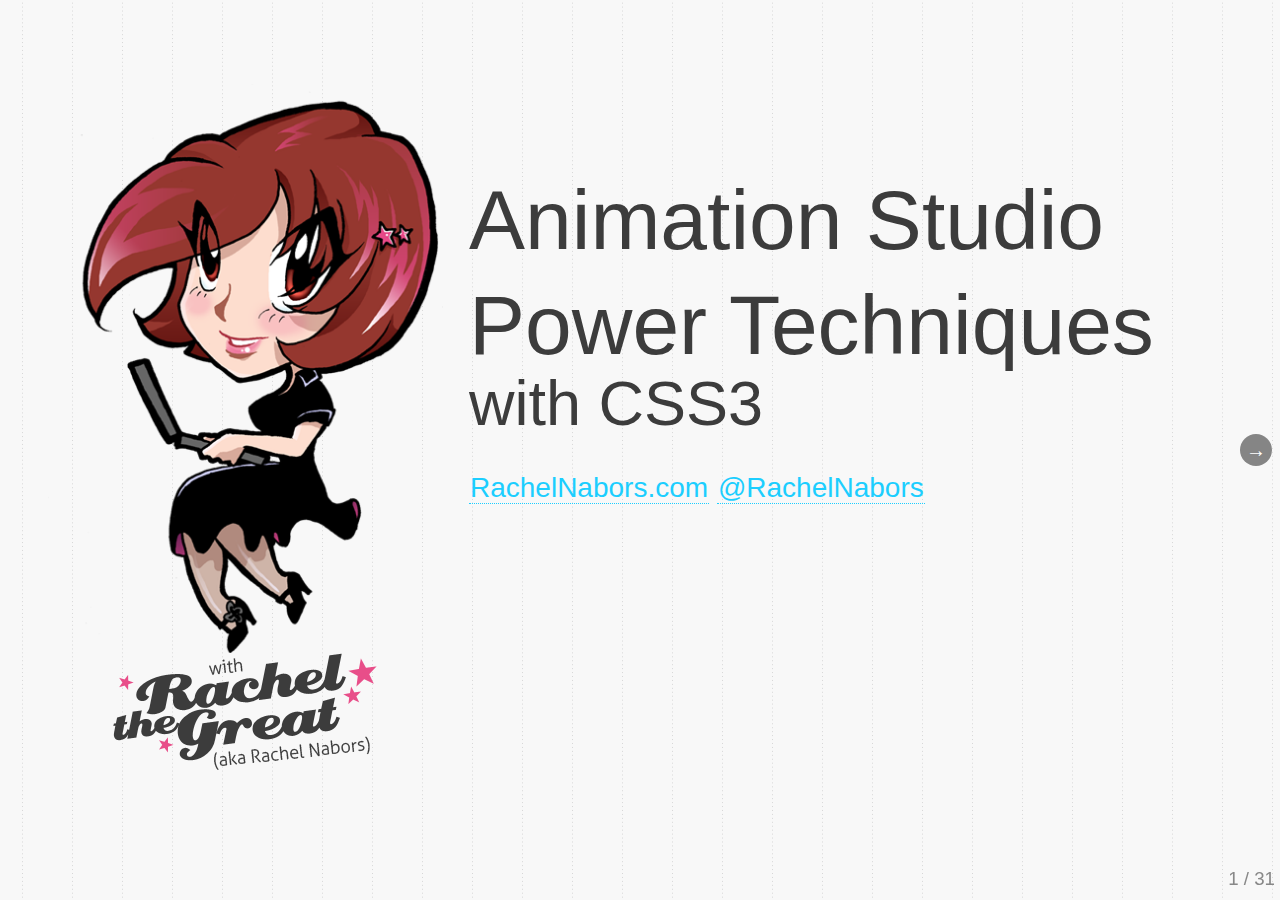
<file: la_conf.html>
<!DOCTYPE html>
<html>
<head>
    <meta charset="utf-8">
    <meta http-equiv="X-UA-Compatible" content="IE=edge,chrome=1">
    <meta name="viewport" content="width=1024, user-scalable=no">

    <title>Rachel Nabors, La Conf, Animations and HTML5 Talk</title>

    <!-- Required stylesheet -->
    <link rel="stylesheet" href="core/deck.core.css">

    <!-- Extension CSS files go here. Remove or add as needed. -->
    <link rel="stylesheet" href="extensions/goto/deck.goto.css">
    <link rel="stylesheet" href="extensions/menu/deck.menu.css">
    <link rel="stylesheet" href="extensions/navigation/deck.navigation.css">
    <link rel="stylesheet" href="extensions/status/deck.status.css">
    <link rel="stylesheet" href="extensions/hash/deck.hash.css">
    <link rel="stylesheet" href="extensions/scale/deck.scale.css">
    <link rel="stylesheet" href="extensions/pointer/deck.pointer.css">
    <link rel="stylesheet" href="extensions/syntaxhighlighter/deck.syntaxhighlighter.css">

    <!-- Style theme. More available in /themes/style/ or create your own. -->
    <link rel="stylesheet" href="themes/style/profesh.css">

    <!-- Transition theme. More available in /themes/transition/ or create your own. -->
    <link rel="stylesheet" href="themes/transition/horizontal-slide.css">

    <!-- Required Modernizr file -->
    <script src="modernizr.custom.js"></script>
    <script type="text/javascript" src="http://use.typekit.com/ewk1gzp.js"></script>
    <script type="text/javascript">try{Typekit.load();}catch(e){}</script>

</head>
<body class="deck-container">

<!-- storyboards, walk cycles, easing, cut outs, scene transitions, parallax: illustrate with your awesome examples first, then show how to do it w/ CSS!-->

<section class="slide title-slide">
    <div class="talk-title">
        <hgroup>
            <h1>Animation Studio <br />Power Techniques</h1>
            <h2>with CSS3</h2>
        </hgroup>
        <p><a href="http://www.rachelnabors.com">RachelNabors.com</a> <a href="http://twitter.com/rachelnabors">@RachelNabors</a></p>
    </div>
    <figure class="self-portrait">
        <img src="img/p_rachelnabors.png" alt="A manga-inspired self-portrait of Rachel, clutching a laptop and looking adorable.">
        <figcaption class="ir">with Rachel the Great (aka Rachel Nabors)</figcaption>
    </figure>
</section>

<section class="slide">
  <h2>I am Rachel <del>the Great</del> Nabors</h2>
  <figure>
    <img src="img/fig_rachel-tuna.png" alt="Rachel the Great and her talking cat Tuna, waving.">
    <figcaption style="text-align: center">You can still read the comic adventures of Rachel and Tuna at <a href="http://www.rachelthegreat.com" target="_blank">RacheltheGreat.com</a></figcaption>
  </figure>
</section>

<section class="slide" style="background: #000">
  <img src="img/p_comic-braces.jpg" alt="Hmm. You should get braces.">
</section>

<section class="slide">
  <h2>Comics/animation skillz&hellip;</h2>
  <img src="img/comic-layout1.png" alt="A comic layout.">
</section>

<section class="slide">
  <h2>&hellip;are useful to web development.</h2>
  <img src="img/comic-layout2.png" alt="A website layout.">
</section>

<section class="slide">
  <h2>My new canvas</h2>
  <figure>
    <img src="img/p_square-bird-trans.png" alt="Tin Magpie">
    <figcaption style="text-align: center"><a href="http://tinmagpie.com" target="_blank">TinMagpie.com</a></figcaption>
  </figure>
</section>

<section class="slide">
    <h1 class="vcenter">Why?</h1>
</section>

<section class="slide">
    <h2>Assumptions! We have them!</h2>
    <ul>
        <li>We're using Chrome, but these animations will work in all recent browsers plus IE 11 (and 10-ish).</li>
        <li>Using <a href="http://leaverou.github.com/prefixfree/">-prefix-free</a> instead of adding vendor prefixes.</li>
        <li>For production I recommend Sass (I work on a gem for that, aka <a href="https://github.com/Team-Sass/animation-studio">Animation Studio</a>)</li>
    </ul>
</section>

<section class="slide cover storyboards">
    <h1 class="vtop">Storyboards</h1>
</section>

<section class="slide">
    <h2>Prototyping with the 4th dimension</h2>
    <p>Example storyboard for a <a href="http://RachelNabors.com/css-amv-talk/animation/index.html" target="_blank">music video</a>: <a href="http://RachelNabors.com/css-amv-talk/storyboard/index.html" target="_blank">RachelNabors.com/css-amv-talk/storyboard</a></p>
</section>

<section class="slide cover walk-cycle">
    <h1 class="vtop">The Walk Cycle</h1>
</section>


<section class="slide">
  <h2>The &ldquo;Hello, world!&rdquo; of animation</h2>
  <iframe width="420" height="315" src="http://www.youtube.com/embed/rPAIEVJy_SA?rel=0" frameborder="0" allowfullscreen></iframe>
  <p>Rogue's walkcycle kindly provided by master character designer and animator <a href="http://stevenegordon.com/">Steven K. Gordon</a>.</p>
</section>

<section class="slide">
    <h2>Walkcycles with CSS</h2>
    <pre class="codepen" data-height="300" data-type="result" data-href="bpAJH" data-user="rachelnabors"><code></code></pre>
<script async src="http://codepen.io/assets/embed/ei.js"></script>
</section>

<section class="slide cover cutouts">
    <h1 class="vtop">Cut Outs</h1>
  <!-- TODO: BG -->
</section>

<section class="slide">
    <h2>Cutting Corners with &ldquo;Cut-outs&rdquo;</h2>
    <p>In action! <em>(See 1:04)</em></p>
    <iframe width="420" height="315" src="http://www.youtube.com/embed/3s-MnvKIqb8" frameborder="0" allowfullscreen></iframe>
</section>

<section class="slide">
    <h2>Cut-outs with CSS</h2>
        <pre class="codepen" data-height="300" data-type="result" data-href="kEeBl" data-user="rachelnabors"><code></code>
<script async src="http://codepen.io/assets/embed/ei.js"></script></li>
    <p><a href="http://RachelNabors.com/css-amv-talk/animation/img/sprite_tuna_boss.png" target="_blank">Check out this sprite.</a></p>
</section>

<section class="slide cover transitions">
    <h1 class="vtop">Scene Transitions</h1>
</section>

<section class="slide">
  <h2>A shift in mood, time, or location</h2>
  <iframe width="420" height="315" src="http://www.youtube.com/embed/VqOJ2MUg7VA?rel=0" frameborder="0" allowfullscreen></iframe>
</section>

<section class="slide">
  <h2>Scene Transitions with CSS</h2>
  <p data-height="268" data-theme-id="0" data-slug-hash="lqswg" data-user="rachelnabors" data-default-tab="result" class='codepen'>See the Pen <a href='http://codepen.io/rachelnabors/pen/lqswg'>The Black Brick Road of OZ, #11</a> by Rachel Nabors (<a href='http://codepen.io/rachelnabors'>@rachelnabors</a>) on <a href='http://codepen.io'>CodePen</a></p>
  <script async src="http://codepen.io/assets/embed/ei.js"></script>
  <p class="slide">The <a href="http://stash.rachelnabors.com/oz/opening/cut-hole.png" target="_blank">big background image</a> that I shrank to fit using <code>background-scale</code></p>
  <p class="slide">See also the transitions in Evernote's iPad app. (I haz a video!)</p>
</section>

<section class="slide cover parallax">
    <h1 class="vtop">Parallax</h1>
</section>

<section class="slide">
  <h2>Parallax in Animation</h2>

  <iframe width="420" height="315" src="http://www.youtube.com/embed/qIwtXkdWQ0o?rel=0" frameborder="0" allowfullscreen></iframe>
</section>


<section class="slide">
  <h2>Parallax with CSS</h2>

  <p data-height="268" data-theme-id="0" data-slug-hash="rCost" data-default-tab="result" class='codepen'>See the Pen <a href='http://codepen.io/rachelnabors/pen/rCost/'>Complete CSS3 + HTML5 music video</a> by Rachel Nabors (<a href='http://codepen.io/rachelnabors'>@rachelnabors</a>) on <a href='http://codepen.io'>CodePen</a>.</p>
</section>

<section class="slide">
  <h2>Parallax in Theory</h2>
  <figure>
    <img src="img/fig_parallax.png">
    <figcaption>The shorter images have less distance to cover in the same amount of time as the longer images, so they move slower.</figcaption>
  </figure>
</section>

<section class="slide cover easing">
    <h1 class="vtop">Cushioning, Easing, Timing Functions</h1>
</section>

<section class="slide">
  <h2>&ldquo;Cushioning&rdquo; in Animation</h2>
  <iframe width="420" height="315" src="http://www.youtube.com/embed/yyRUrDUHLPo?rel=0" frameborder="0" allowfullscreen></iframe>
</section>

<section class="slide">
  <h2>&ldquo;Cushioning&rdquo; with CSS</h2>

<p data-height="268" data-theme-id="0" data-slug-hash="yqloD" data-user="rachelnabors" data-default-tab="result" class='codepen'>See the Pen <a href='http://codepen.io/rachelnabors/pen/yqloD'>Rolling a Ball with CSS Transitions</a> by Rachel Nabors (<a href='http://codepen.io/rachelnabors'>@rachelnabors</a>) on <a href='http://codepen.io'>CodePen</a></p>

  <div class="slide">
    <h3>CSS's timing functions:</h3>
    <ul>
      <li><code>linear</code></li>
      <li><code>ease-in</code></li>
      <li><code>ease-out</code></li>
      <li><code>ease-in-out</code></li>
      <li><code>cubic-bezier(<strong><a href="http://cubic-bezier.com/" target="_blank">ROLL YOUR OWN!</a></strong>)</code></li>
    </ul>
  </div>

</section>

<section class="slide">
    <h1>Just the Beginning!</h1>
    <p>Oh, the place we will go.</p>
</section>

<section class="slide">
    <h1>Where to go from here</h1>
    <p>More examples and slides at <a href="http://rachelnabors.com" target="_blank">RachelNabors.com</a> &amp; on my screencast, <a href="http://theinfinitecanvas.com" target="_blank">TheInfiniteCanvas.com</a></p>
    <p>+ Giving my CSS animation masterclass at Fronteers</p>
</section>

<!-- Begin extension snippets. Add or remove as needed. -->

<!-- deck.navigation snippet -->
<a href="#" class="deck-prev-link" title="Previous">&#8592;</a>
<a href="#" class="deck-next-link" title="Next">&#8594;</a>

<!-- deck.status snippet -->
<p class="deck-status">
    <span class="deck-status-current"></span>
    /
    <span class="deck-status-total"></span>
</p>

<!-- deck.goto snippet -->
<form action="." method="get" class="goto-form">
    <label for="goto-slide">Go to slide:</label>
    <input type="text" name="slidenum" id="goto-slide" list="goto-datalist">
    <datalist id="goto-datalist"></datalist>
    <input type="submit" value="Go">
</form>

<!-- deck.hash snippet -->
<a href="." title="Permalink to this slide" class="deck-permalink">#</a>

<!-- End extension snippets. -->


<!-- Required JS files. -->
<script src="jquery-1.7.2.min.js"></script>
<script src="core/deck.core.js"></script>
<script>
  // https://github.com/imakewebthings/deck.js/issues/134#issuecomment-25665129
  // A patch to keep it from crashing iPads/running slowly. Hopefully not forever.
  (function($, deck, undefined) {
    var $d = $(document),

    toggleHorizon = function(base, fn) {
      var slides = $[deck]('getSlides'),
      opts = $[deck]('getOptions'),
      min = base - opts.horizon,
      max = base + opts.horizon,
      i;

      min = min < 0 ? 0 : min;
      max = max > slides.length ? slides.length : max;

      for (i = 0; i < min; i++) {
        slides[i][fn](opts.classes.horizon);
      }
      for (i = max; i < slides.length; i++) {
        slides[i][fn](opts.classes.horizon);
      }
    },

    updateHorizon = function(e, from, to) {
      if (from || from === 0) {
        toggleHorizon(from, 'removeClass');
      }

      if (to || to === 0) {
        toggleHorizon(to, 'addClass');
      }
    };

    $.extend(true, $[deck].defaults, {
      classes: {
        horizon: 'deck-horizon'
      },

      horizon: 10
    });

    $d.bind('deck.init', function() {
      updateHorizon(null, null, 0);
    })
    .bind('deck.change', updateHorizon);

  })(jQuery, 'deck');

</script>
<!-- Extension JS files. Add or remove as needed. -->
<script src="core/deck.core.js"></script>
<script src="extensions/hash/deck.hash.js"></script>
<script src="extensions/menu/deck.menu.js"></script>
<script src="extensions/goto/deck.goto.js"></script>
<script src="extensions/status/deck.status.js"></script>
<script src="extensions/navigation/deck.navigation.js"></script>
<script src="extensions/scale/deck.scale.js"></script>
<script src="extensions/pointer/deck.pointer.js"></script>
<script src="extensions/syntaxhighlighter/deck.syntaxhighlighter.js"></script>
<script src="extensions/iframes/deck.iframes.js"></script>
 <script>
    $(function() {
        $.deck('.slide');
        // $.deck('iframes');
    });
</script>
</body>
</html>
</file>
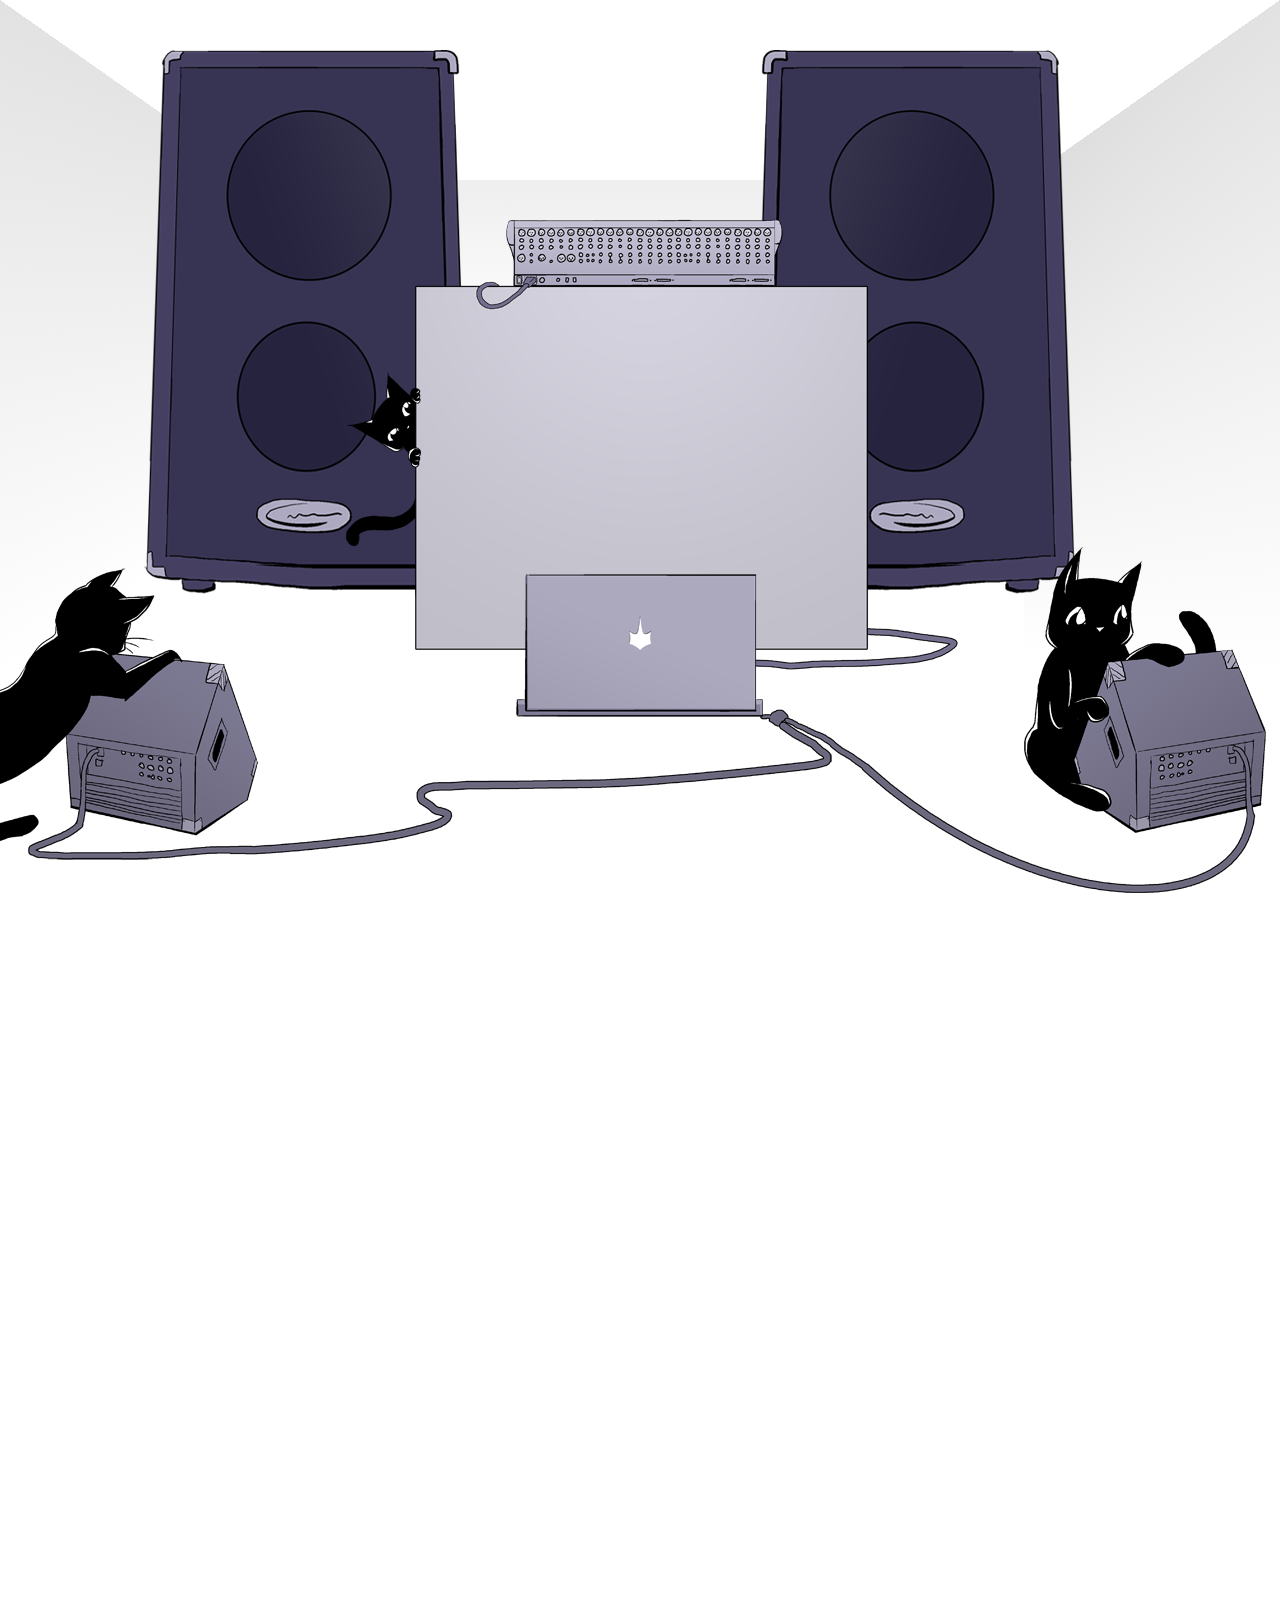
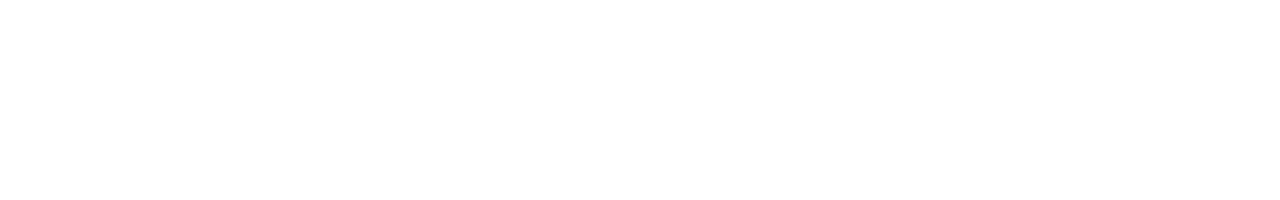
<file: toys/animation.html>
<!DOCTYPE html>
<html lang="en" class="no-js">
<head>
  <meta charset="UTF-8" />
  
  <title>Loading Loading Loading</title>

  <link rel="stylesheet" href="css/animation.css" type="text/css" />
  <script src="js/prefixfree.1.0.7.min.js"></script>
  
</head>
<body class="loading">

<!-- <div id="curtains">
	<div id="sign">
		<div class="wrap">
			<h1>Loading</h1>
			<p>Please adjust your audio :)</p>
		</div>
	</div>
	<img src="img/tassle.png" id="tassel" />
</div> -->

<div id="stage1">

	<div class="equipment" id="left-floor-monitor"></div>
	<div class="equipment" id="right-floor-monitor"></div>

	<div class="tuna walking"></div>
	<img id="laptop" src="img/laptop.png" height="143" width="250" />

	<div class="equipment" id="mixer"></div>
	<div class="tuna boss">
		<div class="expression"></div>
	</div>
	<img class="equipment speakers" id="right-speaker" src="img/equip_speaker.png" />
	<img class="equipment speakers" id="left-speaker" src="img/equip_speaker.png" />

	<div class="wall" id="leftWall"></div>
	<div class="wall" id="rightWall"></div>
	<div class="wall" id="backWall"></div>
</div>


<audio id="chime">
   <source src="music/chime.mp3" type='audio/mpeg; codecs="mp3"'>
</audio>
  
<audio id="candy1">
   <source src="music/candy-candy_mother.mp3" type='audio/mpeg; codecs="mp3"'>
</audio>

<script type="text/javascript" src="//ajax.googleapis.com/ajax/libs/jquery/1.8.2/jquery.min.js"></script>
<script type="text/javascript">
	if (typeof jQuery == 'undefined') {
	    document.write(unescape("%3Cscript src='js/jquery-1.8.2.min.js' type='text/javascript'%3E%3C/script%3E"));
	}
</script>

<script>

//jQuery's .load() when set on window will wait for all text and images before running
$(window).load(function(){

	$('#candy1').get(0).play(); // we use get(0) to grab the DOM node

	//give
	$("#tuna").addClass("walking");
	$("body").addClass("playing");


});




</script>
 
</body>
</html>
</file>
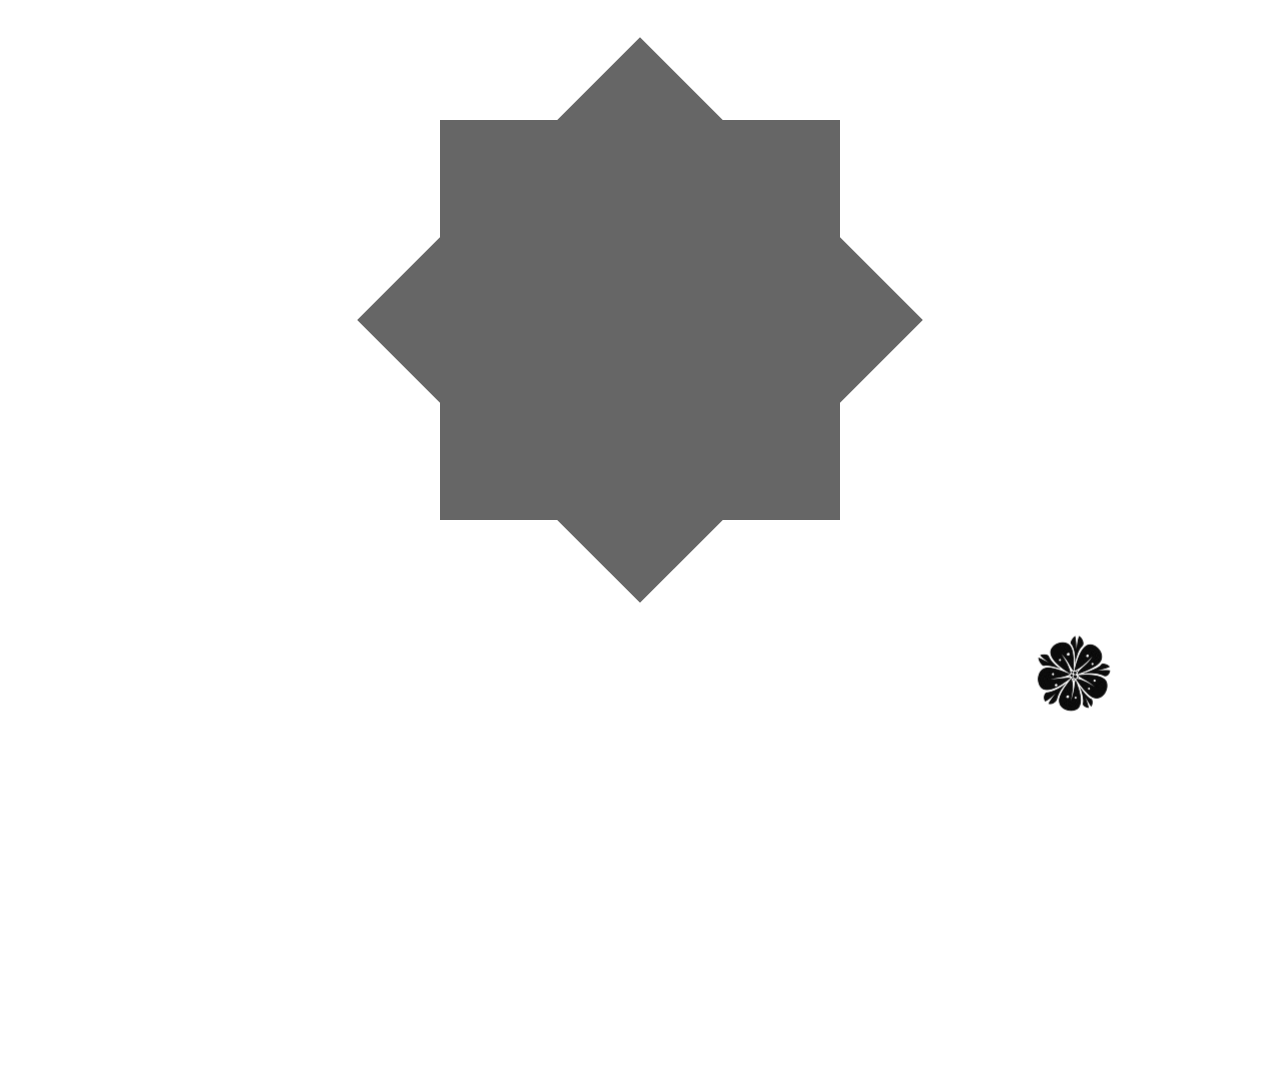
<file: toys/aura.html>
<!DOCTYPE html>
<html lang="en" class="no-js">
<head>
  <meta charset="UTF-8" />
  
  <title>Your Aura is looking pinker</title>
  
  <link rel="stylesheet" href="css/screen.css" type="text/css" />
  </head>
<body>
  
  <div class="aura">
  </div>

</body>
</html>
</file>
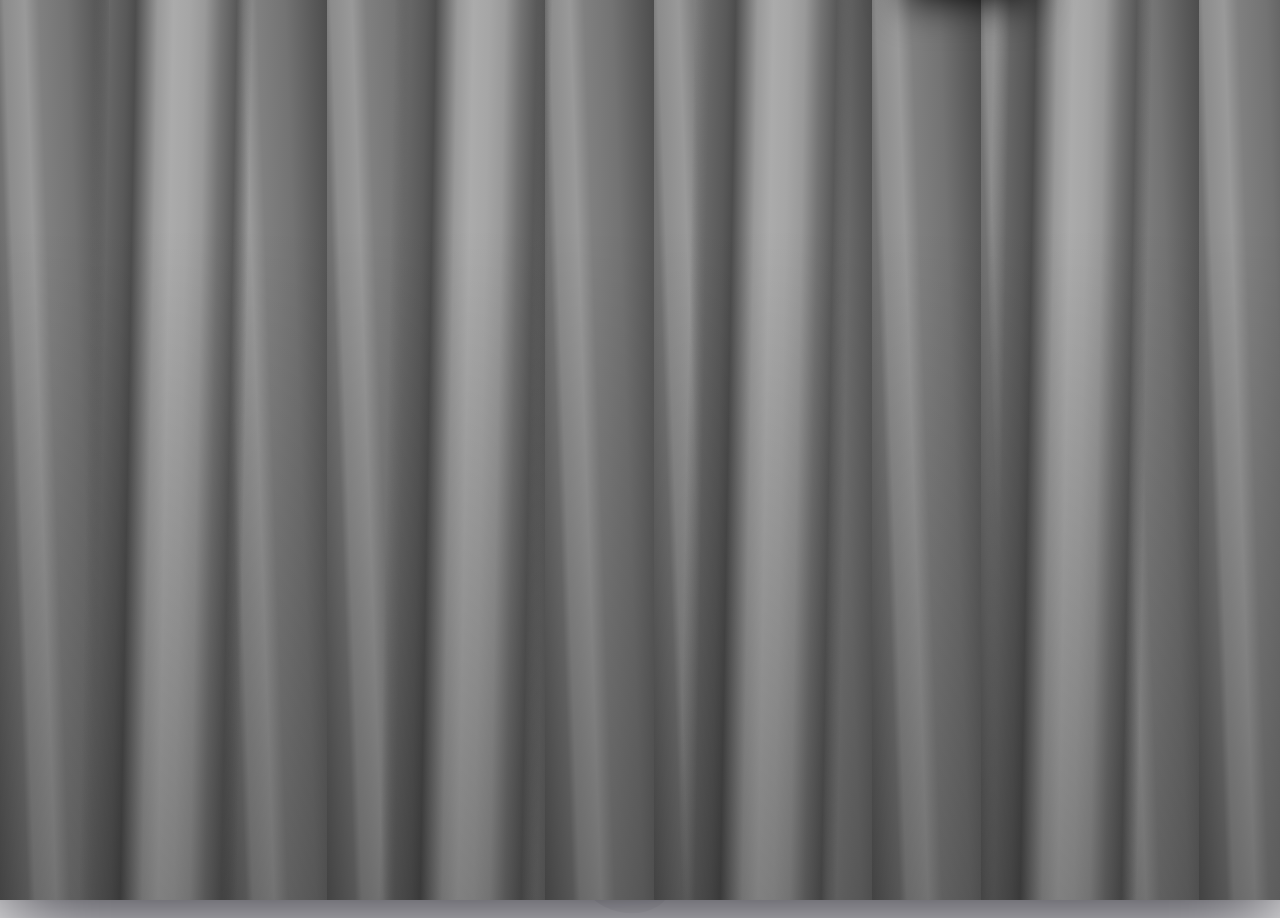
<file: toys/curtains.html>
<!DOCTYPE html>
<html lang="en" class="no-js">
<head>
  <meta charset="UTF-8" />
  
  <title>It's curtains for you!</title>
  
  <link rel="stylesheet" href="css/curtains.css" type="text/css" />
  <script src="js/prefixfree.1.0.7.min.js"></script>
</head>
<body>
  
  <div id="curtains">
    <img src="img/tassle.png" id="tassel" />
  </div>

  <div id="stage">
    <div class="tuna"></div><!--Tuna goes in the foreground-->
    <a href="http://cssdevconf.com/"><img src="img/css-dev-conf_logo.png" class="cdc_logo" /></a>
    <p class="tagline">He's coming.</p><!--Who is he? Why, Tuna Prince of Cats, of course! Or Tuna P. Katz...-->
    <img src="img/plane.png" class="plane" />
  </div>

  <script type="text/javascript" src="//ajax.googleapis.com/ajax/libs/jquery/1.8.2/jquery.min.js"></script>
  <script type="text/javascript">
    if (typeof jQuery == 'undefined') {
        document.write(unescape("%3Cscript src='js/jquery-1.8.2.min.js' type='text/javascript'%3E%3C/script%3E"));
    }
  </script>
  <script type="text/javascript">
    // Let's kick this off. Can't believe I needed the entire jQuery library because I didn't want to dick with handling click/addClass events cross browser. Is there a more succint path? Point it out to me on Twitter @CrowChick
    $(document).ready(function() {
      $("#tassel").click(function(){
        $(this).addClass("pulled");
        $("#curtains").addClass("raised");
        $("#stage").addClass("on-stage");
      });
    });

  </script>

</body>
</html>
</file>
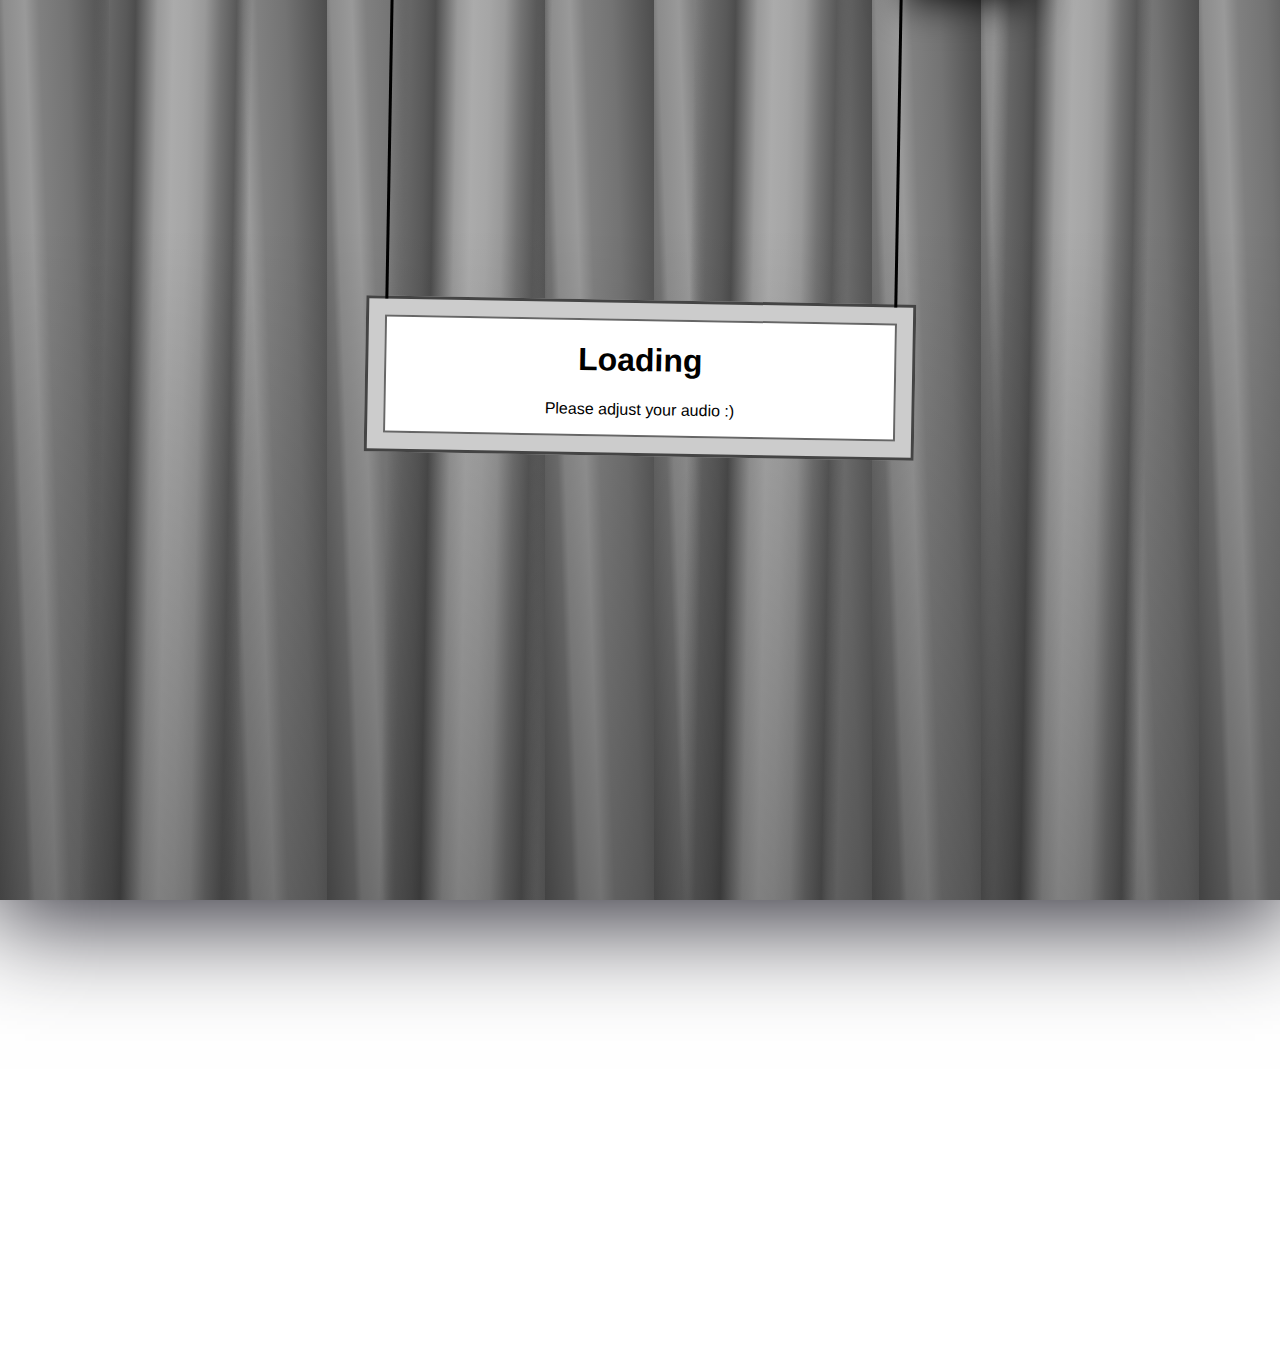
<file: toys/loading.html>
<!DOCTYPE html>
<html lang="en" class="no-js">
<head>
  <meta charset="UTF-8" />
  
  <title>Loading Loading Loading</title>

  <link rel="stylesheet" href="css/curtains.css" type="text/css" />
  <script src="js/prefixfree.1.0.7.min.js"></script>
  
</head>
<body class="loading">

<div id="sign">
	<div class="wrap">
		<h1>Loading</h1>
		<p>Please adjust your audio :)</p>
	</div>
</div>

<div id="curtains">
	<img src="img/tassle.png" id="tassel" />
</div>

<div id="stage">
	Umm, stuffs here?
</div>


<audio id="chime">
   <source src="music/chime.mp3" type='audio/mpeg; codecs="mp3"'>
</audio>
  
<audio id="candy1">
   <source src="music/candy-candy_mother.mp3" type='audio/mpeg; codecs="mp3"'>
</audio>

<script type="text/javascript" src="//ajax.googleapis.com/ajax/libs/jquery/1.8.2/jquery.min.js"></script>
<script type="text/javascript">
	if (typeof jQuery == 'undefined') {
	    document.write(unescape("%3Cscript src='js/jquery-1.8.2.min.js' type='text/javascript'%3E%3C/script%3E"));
	}
</script>

<script>

//jQuery's .load() when set on window will wait for all text and images before running
$(window).load(function(){
	//the assets are loaded! Call off the timeout function below!
	assetsLoaded = true;

	// play a chime
	setTimeout(function(){ 
		// change the body class to indicate state + kick off CSS transitions
		$("body").removeClass("loading").addClass("loaded");

		document.getElementById('chime').play();

		$("#sign").find(".wrap").html("<h1>Please enjoy</h1>");

		$("#tassel").click(function(){
			$(this).addClass("pulled");
			$("#curtains").addClass("raised");
			$("#stage").addClass("on-stage");

			// Aaaaand here's where it all starts. Better put this in a function. It's gonna get ropey!
			// play music
			// this doesn't work w/ jQuery selectors cuz it's not a jQuery function: 
			// http://stackoverflow.com/questions/4646998/play-pause-html-5-video-using-jquery
			document.getElementById('candy1').play();

		});

	},1000);


});


// in case it doesn't all load, have this timeout running.
setTimeout(function(){ 
	if(!assetsLoaded) {
		//if the assets don't load in time, do this
		alert("Sorry for the sluggishness! We have a team of cats on caffeine working on it right now.");

	} 
},20000);


</script>

</body>
</html>
</file>
<file: test/lib/jasmine.css>
body {
  font-family: "Helvetica Neue Light", "Lucida Grande", "Calibri", "Arial", sans-serif;
}


.jasmine_reporter a:visited, .jasmine_reporter a {
  color: #303; 
}

.jasmine_reporter a:hover, .jasmine_reporter a:active {
  color: blue; 
}

.run_spec {
  float:right;
  padding-right: 5px;
  font-size: .8em;
  text-decoration: none;
}

.jasmine_reporter {
  margin: 0 5px;
}

.banner {
  color: #303;
  background-color: #fef;
  padding: 5px;
}

.logo {
  float: left;
  font-size: 1.1em;
  padding-left: 5px;
}

.logo .version {
  font-size: .6em;
  padding-left: 1em;
}

.runner.running {
  background-color: yellow;
}


.options {
  text-align: right;
  font-size: .8em;
}




.suite {
  border: 1px outset gray;
  margin: 5px 0;
  padding-left: 1em;
}

.suite .suite {
  margin: 5px; 
}

.suite.passed {
  background-color: #dfd;
}

.suite.failed {
  background-color: #fdd;
}

.spec {
  margin: 5px;
  padding-left: 1em;
  clear: both;
}

.spec.failed, .spec.passed, .spec.skipped {
  padding-bottom: 5px;
  border: 1px solid gray;
}

.spec.failed {
  background-color: #fbb;
  border-color: red;
}

.spec.passed {
  background-color: #bfb;
  border-color: green;
}

.spec.skipped {
  background-color: #bbb;
}

.messages {
  border-left: 1px dashed gray;
  padding-left: 1em;
  padding-right: 1em;
}

.passed {
  background-color: #cfc;
  display: none;
}

.failed {
  background-color: #fbb;
}

.skipped {
  color: #777;
  background-color: #eee;
  display: none;
}


/*.resultMessage {*/
  /*white-space: pre;*/
/*}*/

.resultMessage span.result {
  display: block;
  line-height: 2em;
  color: black;
}

.resultMessage .mismatch {
  color: black;
}

.stackTrace {
  white-space: pre;
  font-size: .8em;
  margin-left: 10px;
  max-height: 5em;
  overflow: auto;
  border: 1px inset red;
  padding: 1em;
  background: #eef;
}

.finished-at {
  padding-left: 1em;
  font-size: .6em;
}

.show-passed .passed,
.show-skipped .skipped {
  display: block;
}


#jasmine_content {
  position:fixed;
  right: 100%;
}

.runner {
  border: 1px solid gray;
  display: block;
  margin: 5px 0;
  padding: 2px 0 2px 10px;
}
</file>
<file: core/deck.core.css>
html, body {
  height: 100%;
  padding: 0;
  margin: 0;
}

body.deck-container {
  overflow-y: auto;
  position: static;
}

.deck-container {
  position: relative;
  min-height: 100%;
  margin: 0 auto;
  padding: 0 48px;
  font-size: 16px;
  line-height: 1.25;
  overflow: hidden;
  /* Resets and base styles from HTML5 Boilerplate */
  /* End HTML5 Boilerplate adaptations */
}
.js .deck-container {
  visibility: hidden;
}
.ready .deck-container {
  visibility: visible;
}
.touch .deck-container {
  -webkit-text-size-adjust: none;
  -moz-text-size-adjust: none;
}
.deck-container div, .deck-container span, .deck-container object, .deck-container iframe,
.deck-container h1, .deck-container h2, .deck-container h3, .deck-container h4, .deck-container h5, .deck-container h6, .deck-container p, .deck-container blockquote, .deck-container pre,
.deck-container abbr, .deck-container address, .deck-container cite, .deck-container code, .deck-container del, .deck-container dfn, .deck-container em, .deck-container img, .deck-container ins, .deck-container kbd, .deck-container q, .deck-container samp,
.deck-container small, .deck-container strong, .deck-container sub, .deck-container sup, .deck-container var, .deck-container b, .deck-container i, .deck-container dl, .deck-container dt, .deck-container dd, .deck-container ol, .deck-container ul, .deck-container li,
.deck-container fieldset, .deck-container form, .deck-container label, .deck-container legend,
.deck-container table, .deck-container caption, .deck-container tbody, .deck-container tfoot, .deck-container thead, .deck-container tr, .deck-container th, .deck-container td,
.deck-container article, .deck-container aside, .deck-container canvas, .deck-container details, .deck-container figcaption, .deck-container figure,
.deck-container footer, .deck-container header, .deck-container hgroup, .deck-container menu, .deck-container nav, .deck-container section, .deck-container summary,
.deck-container time, .deck-container mark, .deck-container audio, .deck-container video {
  margin: 0;
  padding: 0;
  border: 0;
  font-size: 100%;
  font: inherit;
  vertical-align: baseline;
}
.deck-container article, .deck-container aside, .deck-container details, .deck-container figcaption, .deck-container figure,
.deck-container footer, .deck-container header, .deck-container hgroup, .deck-container menu, .deck-container nav, .deck-container section {
  display: block;
}
.deck-container blockquote, .deck-container q {
  quotes: none;
}
.deck-container blockquote:before, .deck-container blockquote:after, .deck-container q:before, .deck-container q:after {
  content: "";
  content: none;
}
.deck-container ins {
  background-color: #ff9;
  color: #000;
  text-decoration: none;
}
.deck-container mark {
  background-color: #ff9;
  color: #000;
  font-style: italic;
  font-weight: bold;
}
.deck-container del {
  text-decoration: line-through;
}
.deck-container abbr[title], .deck-container dfn[title] {
  border-bottom: 1px dotted;
  cursor: help;
}
.deck-container table {
  border-collapse: collapse;
  border-spacing: 0;
}
.deck-container hr {
  display: block;
  height: 1px;
  border: 0;
  border-top: 1px solid #ccc;
  margin: 1em 0;
  padding: 0;
}
.deck-container input, .deck-container select {
  vertical-align: middle;
}
.deck-container select, .deck-container input, .deck-container textarea, .deck-container button {
  font: 99% sans-serif;
}
.deck-container pre, .deck-container code, .deck-container kbd, .deck-container samp {
  font-family: monospace, sans-serif;
}
.deck-container a {
  -webkit-tap-highlight-color: rgba(0, 0, 0, 0);
}
.deck-container a:hover, .deck-container a:active {
  outline: none;
}
.deck-container ul, .deck-container ol {
  margin-left: 2em;
  vertical-align: top;
}
.deck-container ol {
  list-style-type: decimal;
}
.deck-container nav ul, .deck-container nav li {
  margin: 0;
  list-style: none;
  list-style-image: none;
}
.deck-container small {
  font-size: 85%;
}
.deck-container strong, .deck-container th {
  font-weight: bold;
}
.deck-container td {
  vertical-align: top;
}
.deck-container sub, .deck-container sup {
  font-size: 75%;
  line-height: 0;
  position: relative;
}
.deck-container sup {
  top: -0.5em;
}
.deck-container sub {
  bottom: -0.25em;
}
.deck-container textarea {
  overflow: auto;
}
.ie6 .deck-container legend, .ie7 .deck-container legend {
  margin-left: -7px;
}
.deck-container input[type="radio"] {
  vertical-align: text-bottom;
}
.deck-container input[type="checkbox"] {
  vertical-align: bottom;
}
.ie7 .deck-container input[type="checkbox"] {
  vertical-align: baseline;
}
.ie6 .deck-container input {
  vertical-align: text-bottom;
}
.deck-container label, .deck-container input[type="button"], .deck-container input[type="submit"], .deck-container input[type="image"], .deck-container button {
  cursor: pointer;
}
.deck-container button, .deck-container input, .deck-container select, .deck-container textarea {
  margin: 0;
}
.deck-container input:invalid, .deck-container textarea:invalid {
  border-radius: 1px;
  -moz-box-shadow: 0px 0px 5px red;
  -webkit-box-shadow: 0px 0px 5px red;
  box-shadow: 0px 0px 5px red;
}
.deck-container input:invalid .no-boxshadow, .deck-container textarea:invalid .no-boxshadow {
  background-color: #f0dddd;
}
.deck-container button {
  width: auto;
  overflow: visible;
}
.ie7 .deck-container img {
  -ms-interpolation-mode: bicubic;
}
.deck-container, .deck-container select, .deck-container input, .deck-container textarea {
  color: #444;
}
.deck-container a {
  color: #607890;
}
.deck-container a:hover, .deck-container a:focus {
  color: #036;
}
.deck-container a:link {
  -webkit-tap-highlight-color: #fff;
}
.deck-container.deck-loading {
  display: none;
}

.slide {
  width: auto;
  min-height: 100%;
  position: relative;
}
.slide h1 {
  font-size: 4.5em;
}
.slide h1, .slide .vcenter {
  font-weight: bold;
  text-align: center;
  padding-top: 1em;
  max-height: 100%;
}
.csstransforms .slide h1, .csstransforms .slide .vcenter {
  padding: 0 48px;
  position: absolute;
  left: 0;
  right: 0;
  top: 50%;
  -webkit-transform: translate(0, -50%);
  -moz-transform: translate(0, -50%);
  -ms-transform: translate(0, -50%);
  -o-transform: translate(0, -50%);
  transform: translate(0, -50%);
}
.slide .vcenter h1 {
  position: relative;
  top: auto;
  padding: 0;
  -webkit-transform: none;
  -moz-transform: none;
  -ms-transform: none;
  -o-transform: none;
  transform: none;
}
.slide h2 {
  font-size: 2.25em;
  font-weight: bold;
  padding-top: .5em;
  margin: 0 0 .66666em 0;
  border-bottom: 3px solid #888;
}
.slide h3 {
  font-size: 1.4375em;
  font-weight: bold;
  margin-bottom: .30435em;
}
.slide h4 {
  font-size: 1.25em;
  font-weight: bold;
  margin-bottom: .25em;
}
.slide h5 {
  font-size: 1.125em;
  font-weight: bold;
  margin-bottom: .2222em;
}
.slide h6 {
  font-size: 1em;
  font-weight: bold;
}
.slide img, .slide iframe, .slide video {
  display: block;
  max-width: 100%;
}
.slide video, .slide iframe, .slide img {
  display: block;
  margin: 0 auto;
}
.slide p, .slide blockquote, .slide iframe, .slide img, .slide ul, .slide ol, .slide pre, .slide video {
  margin-bottom: 1em;
}
.slide pre {
  white-space: pre;
  white-space: pre-wrap;
  word-wrap: break-word;
  padding: 1em;
  border: 1px solid #888;
}
.slide em {
  font-style: italic;
}
.slide li {
  padding: .25em 0;
  vertical-align: middle;
}

.deck-before, .deck-previous, .deck-next, .deck-after {
  position: absolute;
  left: -999em;
  top: -999em;
}

.deck-current {
  z-index: 2;
}

.slide .slide {
  visibility: hidden;
  position: static;
  min-height: 0;
}

.deck-child-current {
  position: static;
  z-index: 2;
}
.deck-child-current .slide {
  visibility: hidden;
}
.deck-child-current .deck-previous, .deck-child-current .deck-before, .deck-child-current .deck-current {
  visibility: visible;
}

@media screen and (max-device-width: 480px) {
  /* html { -webkit-text-size-adjust:none; -ms-text-size-adjust:none; } */
}
@media print {
  * {
    background: transparent !important;
    color: black !important;
    text-shadow: none !important;
    filter: none !important;
    -ms-filter: none !important;
    -webkit-box-reflect: none !important;
    -moz-box-reflect: none !important;
    -webkit-box-shadow: none !important;
    -moz-box-shadow: none !important;
    box-shadow: none !important;
  }
  * :before, * :after {
    display: none !important;
  }

  a, a:visited {
    color: #444 !important;
    text-decoration: underline;
  }

  a[href]:after {
    content: " (" attr(href) ")";
  }

  abbr[title]:after {
    content: " (" attr(title) ")";
  }

  .ir a:after, a[href^="javascript:"]:after, a[href^="#"]:after {
    content: "";
  }

  pre, blockquote {
    border: 1px solid #999;
    page-break-inside: avoid;
  }

  thead {
    display: table-header-group;
  }

  tr, img {
    page-break-inside: avoid;
  }

  @page {
    margin: 0.5cm;
}

  p, h2, h3 {
    orphans: 3;
    widows: 3;
  }

  h2, h3 {
    page-break-after: avoid;
  }

  .slide {
    position: static !important;
    visibility: visible !important;
    display: block !important;
    -webkit-transform: none !important;
    -moz-transform: none !important;
    -o-transform: none !important;
    -ms-transform: none !important;
    transform: none !important;
    opacity: 1 !important;
  }

  h1, .vcenter {
    -webkit-transform: none !important;
    -moz-transform: none !important;
    -o-transform: none !important;
    -ms-transform: none !important;
    transform: none !important;
    padding: 0 !important;
    position: static !important;
  }

  .deck-container > .slide {
    page-break-after: always;
  }

  .deck-container {
    width: 100% !important;
    height: auto !important;
    padding: 0 !important;
    display: block !important;
  }

  script {
    display: none;
  }
}
</file>
<file: extensions/goto/deck.goto.css>
.deck-container .goto-form {
  position: absolute;
  z-index: 3;
  bottom: 10px;
  left: 50%;
  height: 1.75em;
  margin: 0 0 0 -9.125em;
  line-height: 1.75em;
  padding: 0.625em;
  display: none;
  background: #ccc;
  overflow: hidden;
}
.borderradius .deck-container .goto-form {
  -webkit-border-radius: 10px;
  -moz-border-radius: 10px;
  border-radius: 10px;
}
.deck-container .goto-form label {
  font-weight: bold;
}
.deck-container .goto-form label, .deck-container .goto-form input {
  display: inline-block;
  font-family: inherit;
}

.deck-goto .goto-form {
  display: block;
}

#goto-slide {
  width: 8.375em;
  margin: 0 0.625em;
  height: 1.4375em;
}

@media print {
  .goto-form, #goto-slide {
    display: none !important;
  }
}
</file>
<file: extensions/menu/deck.menu.css>
.deck-menu .slide {
  background: #eee;
  position: relative;
  left: 0;
  top: 0;
  visibility: visible;
  cursor: pointer;
}
.no-csstransforms .deck-menu > .slide {
  float: left;
  width: 22%;
  height: 22%;
  min-height: 0;
  margin: 1%;
  font-size: 0.22em;
  overflow: hidden;
  padding: 0 0.5%;
}
.csstransforms .deck-menu > .slide {
  -webkit-transform: scale(0.22) !important;
  -moz-transform: scale(0.22) !important;
  -o-transform: scale(0.22) !important;
  -ms-transform: scale(0.22) !important;
  transform: scale(0.22) !important;
  -webkit-transform-origin: 0 0;
  -moz-transform-origin: 0 0;
  -o-transform-origin: 0 0;
  -ms-transform-origin: 0 0;
  transform-origin: 0 0;
  -webkit-box-sizing: border-box;
  -moz-box-sizing: border-box;
  box-sizing: border-box;
  width: 100%;
  height: 100%;
  overflow: hidden;
  padding: 0 48px;
  margin: 12px;
}
.deck-menu iframe, .deck-menu img, .deck-menu video {
  max-width: 100%;
}
.deck-menu .deck-current, .no-touch .deck-menu .slide:hover {
  background: #ddf;
}
.deck-menu.deck-container:hover .deck-prev-link, .deck-menu.deck-container:hover .deck-next-link {
  display: none;
}
</file>
<file: extensions/navigation/deck.navigation.css>
.deck-container .deck-prev-link, .deck-container .deck-next-link {
  display: none;
  position: absolute;
  z-index: 3;
  top: 50%;
  width: 32px;
  height: 32px;
  margin-top: -16px;
  font-size: 20px;
  font-weight: bold;
  line-height: 32px;
  vertical-align: middle;
  text-align: center;
  text-decoration: none;
  color: #fff;
  background: #888;
}
.borderradius .deck-container .deck-prev-link, .borderradius .deck-container .deck-next-link {
  -webkit-border-radius: 16px;
  -moz-border-radius: 16px;
  border-radius: 16px;
}
.deck-container .deck-prev-link:hover, .deck-container .deck-prev-link:focus, .deck-container .deck-prev-link:active, .deck-container .deck-prev-link:visited, .deck-container .deck-next-link:hover, .deck-container .deck-next-link:focus, .deck-container .deck-next-link:active, .deck-container .deck-next-link:visited {
  color: #fff;
}
.deck-container .deck-prev-link {
  left: 8px;
}
.deck-container .deck-next-link {
  right: 8px;
}
.deck-container:hover .deck-prev-link, .deck-container:hover .deck-next-link {
  display: block;
}
.deck-container:hover .deck-prev-link.deck-nav-disabled, .touch .deck-container:hover .deck-prev-link, .deck-container:hover .deck-next-link.deck-nav-disabled, .touch .deck-container:hover .deck-next-link {
  display: none;
}

@media print {
  .deck-prev-link, .deck-next-link {
    display: none !important;
  }
}
</file>
<file: extensions/status/deck.status.css>
.deck-container .deck-status {
  position: absolute;
  bottom: 10px;
  right: 5px;
  color: #888;
  z-index: 3;
  margin: 0;
}

body.deck-container .deck-status {
  position: fixed;
}

@media print {
  .deck-status {
    display: none;
  }
}
</file>
<file: extensions/hash/deck.hash.css>
.deck-container .deck-permalink {
  display: none;
  position: absolute;
  z-index: 4;
  bottom: 30px;
  right: 0;
  width: 48px;
  text-align: center;
}

.no-history .deck-container:hover .deck-permalink {
  display: block;
}
</file>
<file: extensions/scale/deck.scale.css>
/* Remove this line if you are embedding deck.js in a page and
using the scale extension. */
.csstransforms {
  overflow: hidden;
}

.csstransforms .deck-container.deck-scale:not(.deck-menu) > .slide {
  -webkit-box-sizing: padding-box;
  -moz-box-sizing: padding-box;
  box-sizing: padding-box;
  width: 100%;
  padding-bottom: 20px;
}
.csstransforms .deck-container.deck-scale:not(.deck-menu) > .slide > .deck-slide-scaler {
  -webkit-transform-origin: 50% 0;
  -moz-transform-origin: 50% 0;
  -o-transform-origin: 50% 0;
  -ms-transform-origin: 50% 0;
  transform-origin: 50% 0;
}

.csstransforms .deck-container.deck-menu .deck-slide-scaler {
  -webkit-transform: none !important;
  -moz-transform: none !important;
  -o-transform: none !important;
  -ms-transform: none !important;
  transform: none !important;
}
</file>
<file: extensions/pointer/deck.pointer.css>
.deck-container .pointer {
    display:block;
    width:10px;
    height:10px;
    position:absolute;
    background:#f00;
    -moz-border-radius:5px;
    -webkit-border-radius:5px;
    border-radius: 5px;
    z-index:999;
}
</file>
<file: extensions/syntaxhighlighter/deck.syntaxhighlighter.css>
/**
 * Twilight theme
 *
 * Adapted from Michael Sheets' TextMate theme of the same name
 *
 * @author Michael Sheets
 * @author Jesse Farmer <jesse@20bits.com>
 * @version 1.0.1
 */
pre {
    background: #141414;
    word-wrap: break-word;
    margin: 0px;
    padding: 0px;
    padding: 10px;
    color: #F8F8F8;
    font-size: 14px;
    margin-bottom: 20px;
}

pre, code {
    font-family: 'Monaco', courier, monospace;
}

pre .comment {
    color: #5F5A60;
}

pre .constant.numeric {
    color: #D87D50;
}

pre .constant {
    color: #889AB4;
}

pre .constant.symbol, pre .constant.language {
    color: #D87D50;
}

pre .storage {
    color: #F9EE98;
}

pre .string {
    color: #8F9D6A;
}

pre .string.regexp {
    color: #E9C062;
}

pre .keyword, pre .selector, pre .storage {
    color: #CDA869;
}

pre .inherited-class {
    color: #9B5C2E;
}

pre .entity {
    color: #FF6400;
}

pre .support {
    color: #9B859D;
}

pre .support.magic {
    color: #DAD69A;
}

pre .variable {
    color: #7587A6;
}

pre .function, pre .entity.class {
    color: #9B703F;
}

pre .support.class-name, pre .support.type {
    color: #AB99AC;
}
</file>
<file: themes/style/profesh.css>
@font-face {
  font-family: 'OstrichSansBlack';
  src: url("http://fonts.rachelnabors.com/ostrich-black-webfont.eot");
  src: url("http://fonts.rachelnabors.com/ostrich-black-webfont.eot?#iefix") format("embedded-opentype"), url("http://fonts.rachelnabors.com/ostrich-black-webfont.woff") format("woff"), url("http://fonts.rachelnabors.com/ostrich-black-webfont.ttf") format("truetype"), url("http://fonts.rachelnabors.com/ostrich-black-webfont.svg#OstrichSansBlack") format("svg");
  font-weight: normal;
  font-style: normal; }

@font-face {
  font-family: 'OstrichSansMedium';
  src: url("http://fonts.rachelnabors.com/ostrich-regular-webfont.eot");
  src: url("http://fonts.rachelnabors.com/ostrich-regular-webfont.eot?#iefix") format("embedded-opentype"), url("http://fonts.rachelnabors.com/ostrich-regular-webfont.woff") format("woff"), url("http://fonts.rachelnabors.com/ostrich-regular-webfont.ttf") format("truetype"), url("http://fonts.rachelnabors.com/ostrich-regular-webfont.svg#OstrichSansMedium") format("svg");
  font-weight: normal;
  font-style: normal; }

.deck-container .self-portrait figcaption {
  display: block;
  text-indent: -999em;
  overflow: hidden;
  background-repeat: no-repeat;
  text-align: left;
  direction: ltr; }

.deck-container {
  font-family: franklin-gothic-urw, sans-serif;
  font-weight: 400;
  font-size: 1.75em;
  background: #cccccc url(../../img/bg_pinstripe.png); }
  .deck-container .self-portrait, .deck-container .talk-title {
    margin-top: 3em; }
  .deck-container .self-portrait {
    width: 33.33333%;
    float: left; }
    .deck-container .self-portrait img {
      max-width: 100%;
      margin: 0 auto; }
    .deck-container .self-portrait figcaption {
      background-image: url(../../img/logo.png);
      margin: 0 auto;
      width: 264px;
      height: 117px; }
  .deck-container .talk-title {
    float: right;
    width: 64.44444%; }
    .deck-container .talk-title h1 {
      font-size: 3em !important;
      margin: 0; }
    .deck-container .talk-title h2 {
      border: 0;
      padding: 0; }
  .deck-container .slide {
    color: #3C3C3C; }
    .deck-container .slide h1, .deck-container .slide h2, .deck-container .slide h3, .deck-container .slide h4, .deck-container .slide h5, .deck-container .slide h6 {
      font-weight: normal;
      text-align: left; }
    .deck-container .slide h1 {
      font-family: "OstrichSansBlack", sans-serif;
      font-size: 4em;
      font-weight: normal;
      margin-top: 1em;
      position: relative;
      top: auto;
      padding: 0;
      -webkit-transform: none;
      -moz-transform: none;
      -ms-transform: none;
      -o-transform: none;
      transform: none; }
      .deck-container .slide h1.vcenter {
        margin: 0; }
    .deck-container .slide h2 {
      font-family: "OstrichSansMedium", sans-serif;
      border-bottom-color: #858585;
      line-height: .8em; }
    .deck-container .slide h3 {
      font-family: "OstrichSansBlack", sans-serif;
      color: #888; }
    .deck-container .slide pre {
      border-color: #858585; }
    .deck-container .slide code {
      color: #888; }
    .deck-container .slide blockquote {
      font-size: 2em;
      font-style: italic;
      padding: 1em 2em;
      color: #000;
      border-left: 5px solid #858585; }
      .deck-container .slide blockquote p {
        margin: 0; }
      .deck-container .slide blockquote cite {
        font-size: .5em;
        font-style: normal;
        font-weight: bold;
        color: #888; }
    .deck-container .slide ::-moz-selection {
      background: #a52469;
      color: #fff; }
    .deck-container .slide ::selection {
      background: #a52469;
      color: #fff; }
    .deck-container .slide a {
      border-bottom: 1px dotted #1cceff;
      padding: 1px 1px 0 1px;
      text-decoration: none; }
    .deck-container .slide a:link {
      color: #1cceff; }
    .deck-container .slide a:visited {
      border-color: #0097c0;
      color: #0097c0; }
    .deck-container .slide a:hover, .deck-container .slide a:active {
      color: #313b02;
      background: #d6e549;
      border: 0; }
  .deck-container > .slide .deck-before, .deck-container > .slide .deck-previous {
    opacity: 0.4; }
    .deck-container > .slide .deck-before:not(.deck-child-current) .deck-before, .deck-container > .slide .deck-before:not(.deck-child-current) .deck-previous, .deck-container > .slide .deck-previous:not(.deck-child-current) .deck-before, .deck-container > .slide .deck-previous:not(.deck-child-current) .deck-previous {
      opacity: 1; }
  .deck-container > .slide .deck-child-current {
    opacity: 1; }
  .deck-container .deck-prev-link, .deck-container .deck-next-link {
    background: #858585;
    font-family: serif; }
    .deck-container .deck-prev-link, .deck-container .deck-prev-link:hover, .deck-container .deck-prev-link:focus, .deck-container .deck-prev-link:active, .deck-container .deck-prev-link:visited, .deck-container .deck-next-link, .deck-container .deck-next-link:hover, .deck-container .deck-next-link:focus, .deck-container .deck-next-link:active, .deck-container .deck-next-link:visited {
      color: #fff; }
    .deck-container .deck-prev-link:hover, .deck-container .deck-prev-link:focus, .deck-container .deck-next-link:hover, .deck-container .deck-next-link:focus {
      background: #e64988;
      text-decoration: none; }
  .deck-container .deck-status {
    font-size: 0.6666em; }
  .deck-container.deck-menu .slide {
    background: #eee; }
  .deck-container.deck-menu .deck-current, .no-touch .deck-container.deck-menu .slide:hover {
    background: #ddf; }
</file>
<file: themes/transition/horizontal-slide.css>
.csstransitions.csstransforms {
  overflow-x: hidden;
}
.csstransitions.csstransforms .deck-container > .slide {
  -webkit-transition: -webkit-transform 500ms ease-in-out;
  -moz-transition: -moz-transform 500ms ease-in-out;
  -ms-transition: -ms-transform 500ms ease-in-out;
  -o-transition: -o-transform 500ms ease-in-out;
  transition: transform 500ms ease-in-out;
}
.csstransitions.csstransforms .deck-container:not(.deck-menu) > .slide {
  position: absolute;
  top: 0;
  left: 0;
  -webkit-box-sizing: border-box;
  -moz-box-sizing: border-box;
  box-sizing: border-box;
  width: 100%;
  padding: 0 48px;
}
.csstransitions.csstransforms .deck-container:not(.deck-menu) > .slide .slide {
  position: relative;
  left: 0;
  top: 0;
  -webkit-transition: -webkit-transform 500ms ease-in-out, opacity 500ms ease-in-out;
  -moz-transition: -moz-transform 500ms ease-in-out, opacity 500ms ease-in-out;
  -ms-transition: -ms-transform 500ms ease-in-out, opacity 500ms ease-in-out;
  -o-transition: -o-transform 500ms ease-in-out, opacity 500ms ease-in-out;
  transition: -webkit-transform 500ms ease-in-out, opacity 500ms ease-in-out;
}
.csstransitions.csstransforms .deck-container:not(.deck-menu) > .slide .deck-next, .csstransitions.csstransforms .deck-container:not(.deck-menu) > .slide .deck-after {
  visibility: visible;
  -webkit-transform: translate3d(200%, 0, 0);
  -moz-transform: translate(200%, 0);
  -ms-transform: translate(200%, 0);
  -o-transform: translate(200%, 0);
  transform: translate3d(200%, 0, 0);
}
.csstransitions.csstransforms .deck-container:not(.deck-menu) > .deck-previous {
  -webkit-transform: translate3d(-200%, 0, 0);
  -moz-transform: translate(-200%, 0);
  -ms-transform: translate(-200%, 0);
  -o-transform: translate(-200%, 0);
  transform: translate3d(-200%, 0, 0);
}
.csstransitions.csstransforms .deck-container:not(.deck-menu) > .deck-before {
  -webkit-transform: translate3d(-400%, 0, 0);
  -moz-transform: translate(-400%, 0);
  -ms-transform: translate(-400%, 0);
  -o-transform: translate(-400%, 0);
  transform: translate3d(-400%, 0, 0);
}
.csstransitions.csstransforms .deck-container:not(.deck-menu) > .deck-next {
  -webkit-transform: translate3d(200%, 0, 0);
  -moz-transform: translate(200%, 0);
  -ms-transform: translate(200%, 0);
  -o-transform: translate(200%, 0);
  transform: translate3d(200%, 0, 0);
}
.csstransitions.csstransforms .deck-container:not(.deck-menu) > .deck-after {
  -webkit-transform: translate3d(400%, 0, 0);
  -moz-transform: translate(400%, 0);
  -ms-transform: translate(400%, 0);
  -o-transform: translate(400%, 0);
  transform: translate3d(400%, 0, 0);
}
.csstransitions.csstransforms .deck-container:not(.deck-menu) > .deck-before .slide, .csstransitions.csstransforms .deck-container:not(.deck-menu) > .deck-previous .slide {
  visibility: visible;
}
.csstransitions.csstransforms .deck-container:not(.deck-menu) > .deck-child-current {
  -webkit-transform: none;
  -moz-transform: none;
  -ms-transform: none;
  -o-transform: none;
  transform: none;
}
</file>
<file: animation/css/screen.css>
/*! normalize.css v2.0.1 | MIT License | git.io/normalize */
article,aside,details,figcaption,figure,footer,header,hgroup,nav,section,summary{display:block}audio,canvas,video{display:inline-block}audio:not([controls]){display:none;height:0}[hidden]{display:none}html{font-family:sans-serif;-webkit-text-size-adjust:100%;-ms-text-size-adjust:100%}body{margin:0}a:focus{outline:thin dotted}a:active,a:hover{outline:0}h1{font-size:2em}abbr[title]{border-bottom:1px dotted}b,strong{font-weight:bold}dfn{font-style:italic}mark{background:#ff0;color:#000}code,kbd,pre,samp{font-family:monospace,serif;font-size:1em}pre{white-space:pre;white-space:pre-wrap;word-wrap:break-word}q{quotes:"\201C" "\201D" "\2018" "\2019"}small{font-size:80%}sub,sup{font-size:75%;line-height:0;position:relative;vertical-align:baseline}sup{top:-0.5em}sub{bottom:-0.25em}img{border:0}svg:not(:root){overflow:hidden}figure{margin:0}

body {
  font-family: 'Cabin', Helvetica, Arial, sans-serif;
  color: #666;
}

h1 {
  font-family: 'Lobster', Georgia, Times, serif;
  font-size: 3em;
  margin: 1em 0 0 0;
  color: #444;
}

.midground .tuna {
  animation-fill-mode: forwards;
  background: url(../img/tuna_sprite.png) 0 0 no-repeat;
  width: 400px; height: 200px;
  margin-left: -800px; /* offset half the width to center */
  position: absolute;
  bottom: 183px; left: 50%;
  opacity: 1;
  transform: scaleX(-1);
  transition:
    margin-left 4s linear,
    opacity .1s linear 10.5s;
}

@keyframes walk-cycle {
  0% {background-position: 0 0; }
  100% {background-position: 0 -2400px; }
}

@keyframes sit-down {
  0% { background-position: -400px 0; }
  100% {background-position: -400px -1000px; }
}

@keyframes typing {
  0% { background-position: -400px -1000px; }
  100% {background-position: -400px -1400px; }
}

.playing .midground .tuna {
  animation:
    walk-cycle 1s steps(12) 4,
    sit-down .5s steps(5) 4s 1,
    typing .5s steps(2) 4.5s infinite;
  margin-left: -300px;
  opacity: 0;
}

#laptop {
  position: absolute;
  bottom: 183px; left: 50%;
  margin-left: -125px;
}


/* The 3D room */
.level, .stage {
  position: absolute;
  width: 100%; height: 100%;
}

.foreground { z-index: 3;}
.midground { z-index: 2; }
.background { z-index: 1; }

#stage1 { perspective: 300px; }

.wall {
  opacity: 0;
  background: linear-gradient(30deg, #fff 30%, #ddd);
  position: absolute;
  top: 0;
  width: 400px; height: 100%;
  transition: transform 1s 7.5s, opacity 1s 7.5s;
}
.playing .wall {opacity: 1;}

#rightWall { right: 0; }
.playing #rightWall { transform: rotateY(90deg) translateZ(200px) }

#leftWall { left: 0;}
.playing #leftWall { transform: rotateY(-90deg) translateZ(200px); }

#backWall { width: 100%; height: 100%; }
.playing #backWall { transform: translateZ(-200px); }


/* The Sound Stage */
.equipment { /* Base styles for all equipment */
  position: absolute;
  left: 50%;
}

#left-floor-monitor {
  background: url(../img/sprite_equip_monitor_left.png) 0 0 no-repeat;
  bottom: 46px;
  margin-left: -862px;
  width: 1054px; height: 303px;
}

#right-floor-monitor {
  background: url(../img/sprite_equip_monitor_right.png) 0 0 no-repeat;
  bottom: 13px;
  margin-left: 144px;
  width: 482px; height: 346px;
}

#mixer {
  background: url(../img/sprite_equip_mixer.png) 0 0 no-repeat;
  bottom: 219px;
  margin-left: -298px;
  width: 612px; height: 462px;
  z-index: 3;
}

.speakers {
  bottom: 350px;
  z-index: 2;
}

#left-speaker {
  margin-left: 104px;
}

#right-speaker { margin-left: -496px; }

@keyframes throb {
  0% { transform: scale(0.98); }
  100% { transform: scale(1); }
}

@keyframes left-speaker-scoot {
  0% { background-position: 0 0; }
  100% { background-position: 0 -606px; }
}

@keyframes right-speaker-fiddle {
  0% { background-position: 0 0; }
  100% { background-position: 0 -692px; }
}

@keyframes mixer-nudge {
  0% { background-position: 0 0; }
  100% { background-position: 0 -462px; }
}

.playing #left-floor-monitor {
  animation: left-speaker-scoot .5s steps(2) 11.1s forwards;
  transition: opacity .01s linear 11s;
}

.playing #right-floor-monitor {
  animation: right-speaker-fiddle .5s steps(2) 11.51s forwards;
  transition: opacity .01s linear 11.5s;
}

.playing #mixer {
  margin-left: -294px;
  transition:
    margin-left .3s linear 12.01s,
    opacity .01s linear 12s;
  animation: mixer-nudge .4s steps(1) 12.01s forwards;
}

@keyframes mixer-nudge {
  0% {
    background-position: 0 0;
  }
  100% {
    background-position: 0 -462px;
  }
}

.playing .speakers {
  bottom: 300px;
  transition:
    opacity .5s linear 13s,
    bottom .5s linear 13s;
  animation: throb .5s linear 14.75s infinite;
}

/* Tuna the DJ */
.background .tuna {
  background: url('http://stash.rachelnabors.com/img/codepen/sprite_tuna_boss.png?1') 0 0 no-repeat;
  position: absolute;
  left: 50%; bottom: 400px;
  margin-left: -33px;
  z-index: 2;
  height: 200px;
  width: 75px;
}
.playing .background .tuna .expression {
  animation: smirk .3s steps(1, start) 13.5s 1 forwards;
  background: url('http://stash.rachelnabors.com/img/codepen/sprite_tuna_boss.png?1') 0 -252px no-repeat;
  position: absolute;
  top: 44px; left: 19px;
  width: 44px; height: 26px;
  z-index: 2;
}

@keyframes smirk {
  0% { background-position: 0 -252px; }
  33% { background-position: 0 -252px; }
  66% { background-position: 0 -200px; }
  100% { background-position: 0 -226px; } /* shows nothing */
}

.playing .background .tuna {
  bottom: 615px;
  transition:
    bottom 1s linear 12.02s,
    opacity .01s linear 12.5s;
}


/* Hide-n-show */
.equipment, .background .tuna {
  opacity: 0;
}

.playing .equipment, .playing .background .tuna {
  opacity: 1;
}


/* Loading */
.loading .stage, .loaded .stage { opacity: 0; }
.loading #curtains, .loaded #curtains { opacity: 1; }
.playing .stage {  opacity: 1 }

#curtains {
background:
  linear-gradient(0deg, rgba(0, 0, 0, 0.25), transparent 75%),
  linear-gradient(91deg, rgba(0, 0, 0, 0), rgba(0, 0, 0, 0) 30%, #666666 35%, #595959 40%, #4d4d4d 43%, #999999 50%, #ababab 55%, #a6a6a6 60%, #999999 65%, #737373 70%, #595959 75%, rgba(153, 153, 153, 0) 80%, rgba(153, 153, 153, 0)),
  linear-gradient(88deg, #595959, #737373 20%, #8c8c8c 25%, #999999 40%, #808080 50%, #737373 70%, #666666 80%, #595959 90%, #4d4d4d);
background-size: auto, 300px 100%, 109px 100%;
  box-shadow: 0px 10px 100px 10px rgba(42, 41, 51, 1);
  top: 0;
  transition: top 2s ease-in;
  z-index: 3;
}

.playing #curtains {
  top: -120%;
}

#tassel {
  animation: swing linear 4s infinite alternate;
  transition: bottom 1s;
  transform-origin: center -20px 0;
  cursor: pointer;
  -webkit-filter: drop-shadow(8px 8px 20px #000); /* Chrome only, sorry! Is funny w/ transforms. FEATURE not a BUG?! */
  position: absolute;
  bottom: 100%;
  right: 20%;
  height: 100%; //so it looks nice in tinier browsers
  max-height: 1049px; //so we don't scale up in the largest browsers
}

@keyframes swing {
  0% { transform: rotateZ(1deg); }
  100% { transform: rotateZ(-1deg); }
}

#sign {
  background: url(../img/sign.svg) 0 0 no-repeat;
  background-size: 100% 100%;
  padding: 2em 1em 1em;
  position: absolute;
  left: 50%;
  margin-top: 10em;
  margin-left: -9.5em;
  text-align: center;
  transform: rotateZ(1deg);
  transition: margin-top 4s linear;
  width: 19em;
  height: 13em;
  z-index: 120;
}

/* Loaded */
.loaded #sign {
  margin-top: -200%;
}

.loaded #tassel {
  bottom: 30%;
  transition-delay: 1s;
  transition-duration: 3s;
}

#tassel:hover {
  bottom: 20%;
  animation: stop ease-in 1s; //stop the swinging
}

@keyframes stop {
  100% { transform: rotateZ(0deg);}
}

#tassel:active, #tassel:focus {
  bottom: 10%;
}

#tassel.pulled  {
  transform: rotateZ(0deg);
  transition: bottom 4s, transform 2s;
  bottom: 100%;
}
</file>
<file: storyboard/css/style.css>
/* normalize.css v1.0.1 | MIT License | git.io/normalize */
/* ==========================================================================
   HTML5 display definitions
   ========================================================================== */
/*
 * Corrects `block` display not defined in IE 6/7/8/9 and Firefox 3.
 */
/* line 21, ../sass/_normalize.scss */
article,
aside,
details,
figcaption,
figure,
footer,
header,
hgroup,
nav,
section,
summary {
  display: block;
}

/*
 * Corrects `inline-block` display not defined in IE 6/7/8/9 and Firefox 3.
 */
/* line 31, ../sass/_normalize.scss */
audio,
canvas,
video {
  display: inline-block;
  *display: inline;
  *zoom: 1;
}

/*
 * Prevents modern browsers from displaying `audio` without controls.
 * Remove excess height in iOS 5 devices.
 */
/* line 42, ../sass/_normalize.scss */
audio:not([controls]) {
  display: none;
  height: 0;
}

/*
 * Addresses styling for `hidden` attribute not present in IE 7/8/9, Firefox 3,
 * and Safari 4.
 * Known issue: no IE 6 support.
 */
/* line 53, ../sass/_normalize.scss */
[hidden] {
  display: none;
}

/* ==========================================================================
   Base
   ========================================================================== */
/*
 * 1. Corrects text resizing oddly in IE 6/7 when body `font-size` is set using
 *    `em` units.
 * 2. Prevents iOS text size adjust after orientation change, without disabling
 *    user zoom.
 */
/* line 68, ../sass/_normalize.scss */
html {
  font-size: 100%;
  /* 1 */
  -webkit-text-size-adjust: 100%;
  /* 2 */
  -ms-text-size-adjust: 100%;
  /* 2 */
}

/*
 * Addresses `font-family` inconsistency between `textarea` and other form
 * elements.
 */
/* line 83, ../sass/_normalize.scss */
html,
button,
input,
select,
textarea {
  font-family: sans-serif;
}

/*
 * Addresses margins handled incorrectly in IE 6/7.
 */
/* line 91, ../sass/_normalize.scss */
body {
  margin: 0;
}

/* ==========================================================================
   Links
   ========================================================================== */
/*
 * Addresses `outline` inconsistency between Chrome and other browsers.
 */
/* line 103, ../sass/_normalize.scss */
a:focus {
  outline: thin dotted;
}

/*
 * Improves readability when focused and also mouse hovered in all browsers.
 */
/* line 112, ../sass/_normalize.scss */
a:active,
a:hover {
  outline: 0;
}

/*
 * Addresses font sizes and margins set differently in IE 6/7.
 * Addresses font sizes within `section` and `article` in Firefox 4+, Safari 5,
 * and Chrome.
 */
/* line 123, ../sass/_normalize.scss */
h1, h2, h3, h4, h5, h6 {
  font-size: 100%;
  margin: 0;
  padding: 0;
  font-weight: normal;
}

/*
 * Addresses styling not present in IE 7/8/9, Safari 5, and Chrome.
 */
/* line 133, ../sass/_normalize.scss */
abbr[title] {
  border-bottom: 1px dotted;
}

/*
 * Addresses style set to `bolder` in Firefox 3+, Safari 4/5, and Chrome.
 */
/* line 142, ../sass/_normalize.scss */
b,
strong {
  font-weight: bold;
}

/* line 146, ../sass/_normalize.scss */
blockquote {
  margin: 1em 40px;
}

/*
 * Addresses styling not present in Safari 5 and Chrome.
 */
/* line 154, ../sass/_normalize.scss */
dfn {
  font-style: italic;
}

/*
 * Addresses styling not present in IE 6/7/8/9.
 */
/* line 162, ../sass/_normalize.scss */
mark {
  background: #ff0;
  color: #000;
}

/*
 * Addresses margins set differently in IE 6/7.
 */
/* line 172, ../sass/_normalize.scss */
p,
pre {
  margin: 1em 0;
}

/*
 * Corrects font family set oddly in IE 6, Safari 4/5, and Chrome.
 */
/* line 183, ../sass/_normalize.scss */
code,
kbd,
pre,
samp {
  font-family: monospace, serif;
  _font-family: 'courier new', monospace;
  font-size: 1em;
}

/*
 * Improves readability of pre-formatted text in all browsers.
 */
/* line 193, ../sass/_normalize.scss */
pre {
  white-space: pre;
  white-space: pre-wrap;
  word-wrap: break-word;
}

/*
 * Addresses CSS quotes not supported in IE 6/7.
 */
/* line 203, ../sass/_normalize.scss */
q {
  quotes: none;
}

/*
 * Addresses `quotes` property not supported in Safari 4.
 */
/* line 212, ../sass/_normalize.scss */
q:before,
q:after {
  content: '';
  content: none;
}

/*
 * Addresses inconsistent and variable font size in all browsers.
 */
/* line 221, ../sass/_normalize.scss */
small {
  font-size: 80%;
}

/*
 * Prevents `sub` and `sup` affecting `line-height` in all browsers.
 */
/* line 230, ../sass/_normalize.scss */
sub,
sup {
  font-size: 75%;
  line-height: 0;
  position: relative;
  vertical-align: baseline;
}

/* line 237, ../sass/_normalize.scss */
sup {
  top: -0.5em;
}

/* line 241, ../sass/_normalize.scss */
sub {
  bottom: -0.25em;
}

/* ==========================================================================
   Lists
   ========================================================================== */
/*
 * Addresses margins set differently in IE 6/7.
 */
/* line 255, ../sass/_normalize.scss */
dl,
menu,
ol {
  margin: 1em 0;
}

/* line 259, ../sass/_normalize.scss */
ul, ul li {
  margin: 0;
  padding: 0;
  list-style: none;
}

/* line 265, ../sass/_normalize.scss */
dd {
  margin: 0 0 0 40px;
}

/*
 * Addresses paddings set differently in IE 6/7.
 */
/* line 274, ../sass/_normalize.scss */
menu,
ol {
  padding: 0 0 0 40px;
}

/* ==========================================================================
   Embedded content
   ========================================================================== */
/*
 * 1. Removes border when inside `a` element in IE 6/7/8/9 and Firefox 3.
 * 2. Improves image quality when scaled in IE 7.
 */
/* line 287, ../sass/_normalize.scss */
img {
  border: 0;
  /* 1 */
  -ms-interpolation-mode: bicubic;
  /* 2 */
}

/*
 * Corrects overflow displayed oddly in IE 9.
 */
/* line 296, ../sass/_normalize.scss */
svg:not(:root) {
  overflow: hidden;
}

/* ==========================================================================
   Figures
   ========================================================================== */
/*
 * Addresses margin not present in IE 6/7/8/9, Safari 5, and Opera 11.
 */
/* line 308, ../sass/_normalize.scss */
figure {
  margin: 0;
}

/* ==========================================================================
   Forms
   ========================================================================== */
/*
 * Corrects margin displayed oddly in IE 6/7.
 */
/* line 320, ../sass/_normalize.scss */
form {
  margin: 0;
}

/*
 * Define consistent border, margin, and padding.
 */
/* line 328, ../sass/_normalize.scss */
fieldset {
  border: 1px solid #c0c0c0;
  margin: 0 2px;
  padding: 0.35em 0.625em 0.75em;
}

/*
 * 1. Corrects color not being inherited in IE 6/7/8/9.
 * 2. Corrects text not wrapping in Firefox 3.
 * 3. Corrects alignment displayed oddly in IE 6/7.
 */
/* line 340, ../sass/_normalize.scss */
legend {
  border: 0;
  /* 1 */
  padding: 0;
  white-space: normal;
  /* 2 */
  *margin-left: -7px;
  /* 3 */
}

/*
 * 1. Corrects font size not being inherited in all browsers.
 * 2. Addresses margins set differently in IE 6/7, Firefox 3+, Safari 5,
 *    and Chrome.
 * 3. Improves appearance and consistency in all browsers.
 */
/* line 357, ../sass/_normalize.scss */
button,
input,
select,
textarea {
  font-size: 100%;
  /* 1 */
  margin: 0;
  /* 2 */
  vertical-align: baseline;
  /* 3 */
  *vertical-align: middle;
  /* 3 */
}

/*
 * Addresses Firefox 3+ setting `line-height` on `input` using `!important` in
 * the UA stylesheet.
 */
/* line 370, ../sass/_normalize.scss */
button,
input {
  line-height: normal;
}

/*
 * 1. Avoid the WebKit bug in Android 4.0.* where (2) destroys native `audio`
 *    and `video` controls.
 * 2. Corrects inability to style clickable `input` types in iOS.
 * 3. Improves usability and consistency of cursor style between image-type
 *    `input` and others.
 * 4. Removes inner spacing in IE 7 without affecting normal text inputs.
 *    Known issue: inner spacing remains in IE 6.
 */
/* line 387, ../sass/_normalize.scss */
button,
html input[type="button"],
input[type="reset"],
input[type="submit"] {
  -webkit-appearance: button;
  /* 2 */
  cursor: pointer;
  /* 3 */
  *overflow: visible;
  /* 4 */
}

/*
 * Re-set default cursor for disabled elements.
 */
/* line 398, ../sass/_normalize.scss */
button[disabled],
input[disabled] {
  cursor: default;
}

/*
 * 1. Addresses box sizing set to content-box in IE 8/9.
 * 2. Removes excess padding in IE 8/9.
 * 3. Removes excess padding in IE 7.
 *    Known issue: excess padding remains in IE 6.
 */
/* line 410, ../sass/_normalize.scss */
input[type="checkbox"],
input[type="radio"] {
  box-sizing: border-box;
  /* 1 */
  padding: 0;
  /* 2 */
  *height: 13px;
  /* 3 */
  *width: 13px;
  /* 3 */
}

/*
 * 1. Addresses `appearance` set to `searchfield` in Safari 5 and Chrome.
 * 2. Addresses `box-sizing` set to `border-box` in Safari 5 and Chrome
 *    (include `-moz` to future-proof).
 */
/* line 423, ../sass/_normalize.scss */
input[type="search"] {
  -webkit-appearance: textfield;
  /* 1 */
  -moz-box-sizing: content-box;
  -webkit-box-sizing: content-box;
  /* 2 */
  box-sizing: content-box;
}

/*
 * Removes inner padding and search cancel button in Safari 5 and Chrome
 * on OS X.
 */
/* line 436, ../sass/_normalize.scss */
input[type="search"]::-webkit-search-cancel-button,
input[type="search"]::-webkit-search-decoration {
  -webkit-appearance: none;
}

/*
 * Removes inner padding and border in Firefox 3+.
 */
/* line 445, ../sass/_normalize.scss */
button::-moz-focus-inner,
input::-moz-focus-inner {
  border: 0;
  padding: 0;
}

/*
 * 1. Removes default vertical scrollbar in IE 6/7/8/9.
 * 2. Improves readability and alignment in all browsers.
 */
/* line 455, ../sass/_normalize.scss */
textarea {
  overflow: auto;
  /* 1 */
  vertical-align: top;
  /* 2 */
}

/* ==========================================================================
   Tables
   ========================================================================== */
/*
 * Remove most spacing between table cells.
 */
/* line 468, ../sass/_normalize.scss */
table {
  border-collapse: collapse;
  border-spacing: 0;
}

/* ==========================================================================
   Helper classes
   ========================================================================== */
/* line 17, ../sass/_helper-classes.scss */
.visuallyhidden {
  border: 0;
  clip: rect(0 0 0 0);
  height: 1px;
  margin: -1px;
  overflow: hidden;
  padding: 0;
  position: absolute;
  width: 1px;
}

/* line 29, ../sass/_helper-classes.scss */
.visuallyhidden.focusable:active,
.visuallyhidden.focusable:focus {
  clip: auto;
  height: auto;
  margin: 0;
  overflow: visible;
  position: static;
  width: auto;
}

/* line 38, ../sass/_helper-classes.scss */
.invisible {
  visibility: hidden;
}

/* line 42, ../sass/_helper-classes.scss */
.notthere, .js #storyboard > li .deets {
  display: none;
}

/* line 61, ../sass/_helper-classes.scss */
img {
  vertical-align: middle;
}

/* line 65, ../sass/_helper-classes.scss */
textarea {
  resize: vertical;
}

/* -------------------------------------------------------------------------*/
/* Layout */
/* line 36, ../sass/_grid.scss */
.wrapper {
  *zoom: 1;
  max-width: 2488px;
  _width: 2488px;
  margin-left: auto;
  margin-right: auto;
  padding-left: 20px;
  padding-right: 20px;
  max-width: 1214px;
}
/* line 38, ../../../../../.rvm/gems/ruby-1.9.2-p180/gems/compass-0.12.2/frameworks/compass/stylesheets/compass/utilities/general/_clearfix.scss */
.wrapper:after {
  content: "";
  display: table;
  clear: both;
}
@media (max-width: 50em) {
  /* line 36, ../sass/_grid.scss */
  .wrapper {
    max-width: 816px;
    margin-left: auto;
    margin-right: auto;
    padding-left: 20px;
    padding-right: 20px;
  }
  /* line 38, ../../../../../.rvm/gems/ruby-1.9.2-p180/gems/compass-0.12.2/frameworks/compass/stylesheets/compass/utilities/general/_clearfix.scss */
  .wrapper:after {
    content: "";
    display: table;
    clear: both;
  }
}
@media (max-width: 33.3125em) {
  /* line 36, ../sass/_grid.scss */
  .wrapper {
    max-width: 398px;
    margin-left: auto;
    margin-right: auto;
    padding-left: 20px;
    padding-right: 20px;
  }
  /* line 38, ../../../../../.rvm/gems/ruby-1.9.2-p180/gems/compass-0.12.2/frameworks/compass/stylesheets/compass/utilities/general/_clearfix.scss */
  .wrapper:after {
    content: "";
    display: table;
    clear: both;
  }
}

/* line 47, ../sass/_grid.scss */
#storyboard > li {
  width: 32.79743%;
  float: left;
  margin-right: 0.80386%;
  display: inline;
}
/* line 49, ../sass/_grid.scss */
#storyboard > li:nth-child(3n) {
  float: right;
  margin-right: 0;
  #margin-left: -20px;
  display: inline;
}
/* line 50, ../sass/_grid.scss */
#storyboard > li img {
  max-width: 100%;
}
@media (max-width: 50em) {
  /* line 47, ../sass/_grid.scss */
  #storyboard > li {
    width: 48.77451%;
    float: left;
    margin-right: 2.45098%;
  }
  /* line 53, ../sass/_grid.scss */
  #storyboard > li:nth-child(3n) {
    float: left;
    margin-right: 2.45098%;
  }
  /* line 54, ../sass/_grid.scss */
  #storyboard > li:nth-child(2n) {
    float: right;
    margin-right: 0;
  }
}
@media (max-width: 33.3125em) {
  /* line 47, ../sass/_grid.scss */
  #storyboard > li {
    width: 100%;
    float: left;
    margin-right: 5.02513%;
  }
  /* line 58, ../sass/_grid.scss */
  #storyboard > li:nth-child(2n) {
    float: left;
    margin-right: 5.02513%;
  }
}

/* line 62, ../sass/_grid.scss */
h2 {
  width: 66.39871%;
  float: left;
  margin-right: 0.80386%;
  display: inline;
}
@media (max-width: 50em) {
  /* line 62, ../sass/_grid.scss */
  h2 {
    width: 100%;
    float: left;
    margin-right: 2.45098%;
  }
}

/* line 61, ../../../../../.rvm/gems/ruby-1.9.2-p180/gems/compass-0.12.2/frameworks/compass/stylesheets/compass/typography/_vertical_rhythm.scss */
* html {
  font-size: 100%;
}

/* line 64, ../../../../../.rvm/gems/ruby-1.9.2-p180/gems/compass-0.12.2/frameworks/compass/stylesheets/compass/typography/_vertical_rhythm.scss */
html {
  font-size: 16px;
  line-height: 1.5em;
}

/* Generated by Font Squirrel (http://www.fontsquirrel.com) on October 31, 2012 */
@font-face {
  font-family: 'league_gothicregular';
  src: url("http://fonts.rachelnabors.com/league_gothic-webfont.eot");
  src: url("http://fonts.rachelnabors.com/league_gothic-webfont.eot?#iefix") format("embedded-opentype"), url("http://fonts.rachelnabors.com/league_gothic-webfont.woff") format("woff"), url("http://fonts.rachelnabors.com/league_gothic-webfont.ttf") format("truetype"), url("http://fonts.rachelnabors.com/league_gothic-webfont.svg#league_gothicregular") format("svg");
  font-weight: normal;
  font-style: normal;
}

@font-face {
  font-family: 'league_gothic_condensed_itaRg';
  src: url("http://fonts.rachelnabors.com/leaguegothic-condenseditalic-webfont.eot");
  src: url("http://fonts.rachelnabors.com/leaguegothic-condenseditalic-webfont.eot?#iefix") format("embedded-opentype"), url("http://fonts.rachelnabors.com/leaguegothic-condenseditalic-webfont.woff") format("woff"), url("http://fonts.rachelnabors.com/leaguegothic-condenseditalic-webfont.ttf") format("truetype"), url("http://fonts.rachelnabors.com/leaguegothic-condenseditalic-webfont.svg#league_gothic_condensed_itaRg") format("svg");
  font-weight: normal;
  font-style: normal;
}

@font-face {
  font-family: 'league_gothic_condensedRg';
  src: url("http://fonts.rachelnabors.com/leaguegothic-condensedregular-webfont.eot");
  src: url("http://fonts.rachelnabors.com/leaguegothic-condensedregular-webfont.eot?#iefix") format("embedded-opentype"), url("http://fonts.rachelnabors.com/leaguegothic-condensedregular-webfont.woff") format("woff"), url("http://fonts.rachelnabors.com/leaguegothic-condensedregular-webfont.ttf") format("truetype"), url("http://fonts.rachelnabors.com/leaguegothic-condensedregular-webfont.svg#league_gothic_condensedRg") format("svg");
  font-weight: normal;
  font-style: normal;
}

@font-face {
  font-family: 'league_gothic_italicregular';
  src: url("http://fonts.rachelnabors.com/leaguegothic-italic-webfont.eot");
  src: url("http://fonts.rachelnabors.com/leaguegothic-italic-webfont.eot?#iefix") format("embedded-opentype"), url("http://fonts.rachelnabors.com/leaguegothic-italic-webfont.woff") format("woff"), url("http://fonts.rachelnabors.com/leaguegothic-italic-webfont.ttf") format("truetype"), url("http://fonts.rachelnabors.com/leaguegothic-italic-webfont.svg#league_gothic_italicregular") format("svg");
  font-weight: normal;
  font-style: normal;
}

@font-face {
  font-family: 'ostrich_sansblack';
  src: url("http://fonts.rachelnabors.com/ostrich-black-webfont.eot");
  src: url("http://fonts.rachelnabors.com/ostrich-black-webfont.eot?#iefix") format("embedded-opentype"), url("http://fonts.rachelnabors.com/ostrich-black-webfont.woff") format("woff"), url("http://fonts.rachelnabors.com/ostrich-black-webfont.ttf") format("truetype"), url("http://fonts.rachelnabors.com/ostrich-black-webfont.svg#ostrich_sansblack") format("svg");
  font-weight: normal;
  font-style: normal;
}

@font-face {
  font-family: 'ostrich_sansbold';
  src: url("http://fonts.rachelnabors.com/ostrich-bold-webfont.eot");
  src: url("http://fonts.rachelnabors.com/ostrich-bold-webfont.eot?#iefix") format("embedded-opentype"), url("http://fonts.rachelnabors.com/ostrich-bold-webfont.woff") format("woff"), url("http://fonts.rachelnabors.com/ostrich-bold-webfont.ttf") format("truetype"), url("http://fonts.rachelnabors.com/ostrich-bold-webfont.svg#ostrich_sansbold") format("svg");
  font-weight: normal;
  font-style: normal;
}

@font-face {
  font-family: 'ostrich_sans_dashedmedium';
  src: url("http://fonts.rachelnabors.com/ostrich-dashed-webfont.eot");
  src: url("http://fonts.rachelnabors.com/ostrich-dashed-webfont.eot?#iefix") format("embedded-opentype"), url("http://fonts.rachelnabors.com/ostrich-dashed-webfont.woff") format("woff"), url("http://fonts.rachelnabors.com/ostrich-dashed-webfont.ttf") format("truetype"), url("http://fonts.rachelnabors.com/ostrich-dashed-webfont.svg#ostrich_sans_dashedmedium") format("svg");
  font-weight: normal;
  font-style: normal;
}

@font-face {
  font-family: 'ostrich_sanslight';
  src: url("http://fonts.rachelnabors.com/ostrich-light-webfont.eot");
  src: url("http://fonts.rachelnabors.com/ostrich-light-webfont.eot?#iefix") format("embedded-opentype"), url("http://fonts.rachelnabors.com/ostrich-light-webfont.woff") format("woff"), url("http://fonts.rachelnabors.com/ostrich-light-webfont.ttf") format("truetype"), url("http://fonts.rachelnabors.com/ostrich-light-webfont.svg#ostrich_sanslight") format("svg");
  font-weight: normal;
  font-style: normal;
}

@font-face {
  font-family: 'ostrich_sansmedium';
  src: url("http://fonts.rachelnabors.com/ostrich-regular-webfont.eot");
  src: url("http://fonts.rachelnabors.com/ostrich-regular-webfont.eot?#iefix") format("embedded-opentype"), url("http://fonts.rachelnabors.com/ostrich-regular-webfont.woff") format("woff"), url("http://fonts.rachelnabors.com/ostrich-regular-webfont.ttf") format("truetype"), url("http://fonts.rachelnabors.com/ostrich-regular-webfont.svg#ostrich_sansmedium") format("svg");
  font-weight: normal;
  font-style: normal;
}

@font-face {
  font-family: 'ostrich_sans_roundedmedium';
  src: url("http://fonts.rachelnabors.com/ostrich-rounded-webfont.eot");
  src: url("http://fonts.rachelnabors.com/ostrich-rounded-webfont.eot?#iefix") format("embedded-opentype"), url("http://fonts.rachelnabors.com/ostrich-rounded-webfont.woff") format("woff"), url("http://fonts.rachelnabors.com/ostrich-rounded-webfont.ttf") format("truetype"), url("http://fonts.rachelnabors.com/ostrich-rounded-webfont.svg#ostrich_sans_roundedmedium") format("svg");
  font-weight: normal;
  font-style: normal;
}

/* line 151, ../sass/_typography.scss */
body {
  font-family: sans-serif;
}

/* line 154, ../sass/_typography.scss */
h1 {
  font-family: "league_gothicregular", sans-serif;
  font-size: 2.25em;
  line-height: 1.33333em;
  margin-top: 1.5em;
}
/* line 158, ../sass/_typography.scss */
h1 em {
  color: #e64988;
  font-family: "league_gothic_italicregular";
  font-style: normal;
}

/* line 164, ../sass/_typography.scss */
h2 {
  font-family: "ostrich_sans_roundedmedium", sans-serif;
  letter-spacing: .1em;
  font-size: 1.5em;
  line-height: 2em;
  line-height: 1em;
}
@media (max-width: 33.3125em) {
  /* line 164, ../sass/_typography.scss */
  h2 {
    padding-top: 1.5em;
  }
}

/* line 174, ../sass/_typography.scss */
.time {
  font-family: "league_gothicregular", sans-serif;
  font-size: 1.5em;
  line-height: 2em;
  text-align: center;
}

/* line 180, ../sass/_typography.scss */
#storyboard {
  clear: both;
  padding-top: 3em;
}
/* line 183, ../sass/_typography.scss */
#storyboard > li {
  padding-bottom: 3em;
}
/* line 186, ../sass/_typography.scss */
#storyboard ul li {
  list-style: disc inside;
  padding-left: 2em;
}

/* line 191, ../sass/_typography.scss */
.page-section {
  padding-bottom: 4.5em;
}
/* line 193, ../sass/_typography.scss */
.page-section h1 {
  font-size: 1.5em;
  line-height: 2em;
  line-height: 0.66667em;
  padding-top: 0.75em;
  font-family: "ostrich_sans_roundedmedium", sans-serif;
  text-align: center;
}
/* line 200, ../sass/_typography.scss */
.offerings .page-section {
  padding-top: 3em;
}
/* line 202, ../sass/_typography.scss */
.offerings .page-section h1 {
  margin-left: -20px;
  padding-left: 20px;
  margin-right: -20px;
  padding-right: 20px;
  margin-top: -3em;
  margin-bottom: 1.5em;
}

/* line 210, ../sass/_typography.scss */
footer {
  background: #141f31;
  color: #d8e32c;
  clear: both;
  text-align: center;
  padding: 0 20px;
  padding-top: 4.5em;
  padding-bottom: 4.5em;
}

/* ==========================================================================
   HTML5 Boilerplate styles - h5bp.com (generated via initializr.com)
   ========================================================================== */
/* line 25, ../sass/style.scss */
::-moz-selection {
  background: #b3d4fc;
  text-shadow: none;
}

/* line 30, ../sass/style.scss */
::selection {
  background: #b3d4fc;
  text-shadow: none;
}

/* ==========================================================================
   Author's custom styles
   ========================================================================== */
/* line 40, ../sass/style.scss */
body {
  background: #3f4752;
  color: #dfeff6;
}

/* line 45, ../sass/style.scss */
img {
  display: block;
}

/* line 47, ../sass/style.scss */
.time {
  display: block;
}

/* line 54, ../sass/style.scss */
a:link, a:visited, a:hover, a:active {
  color: #0097c0;
}

/* line 60, ../sass/style.scss */
.fancybox-wrap img {
  margin-bottom: 1.5em;
}
/* line 63, ../sass/style.scss */
.fancybox-wrap ul li {
  list-style: disc inside;
  padding-left: 2em;
  text-align: left;
}

/* ==========================================================================
   Print styles
   ========================================================================== */
@media print {
  /* line 6, ../sass/_print.scss */
  * {
    background: transparent !important;
    color: #000 !important;
    /* Black prints faster: h5bp.com/s */
    box-shadow: none !important;
    text-shadow: none !important;
  }

  /* line 14, ../sass/_print.scss */
  a,
  a:visited {
    text-decoration: underline;
  }

  /* line 18, ../sass/_print.scss */
  a[href]:after {
    content: " (" attr(href) ")";
  }

  /* line 22, ../sass/_print.scss */
  abbr[title]:after {
    content: " (" attr(title) ")";
  }

  /*
   * Don't show links for images, or javascript/internal links
   */
  /* line 32, ../sass/_print.scss */
  .ir a:after,
  a[href^="javascript:"]:after,
  a[href^="#"]:after {
    content: "";
  }

  /* line 37, ../sass/_print.scss */
  pre,
  blockquote {
    border: 1px solid #999;
    page-break-inside: avoid;
  }

  /* line 42, ../sass/_print.scss */
  thead {
    display: table-header-group;
    /* h5bp.com/t */
  }

  /* line 47, ../sass/_print.scss */
  tr,
  img {
    page-break-inside: avoid;
  }

  /* line 51, ../sass/_print.scss */
  img {
    max-width: 100% !important;
  }

  @page {
    margin: 0.5cm;
}

  /* line 61, ../sass/_print.scss */
  p,
  h2,
  h3 {
    orphans: 3;
    widows: 3;
  }

  /* line 67, ../sass/_print.scss */
  h2,
  h3 {
    page-break-after: avoid;
  }
}
</file>
<file: toys/css/animation.css>
/*! normalize.css v2.0.1 | MIT License | git.io/normalize */
article,aside,details,figcaption,figure,footer,header,hgroup,nav,section,summary{display:block}audio,canvas,video{display:inline-block}audio:not([controls]){display:none;height:0}[hidden]{display:none}html{font-family:sans-serif;-webkit-text-size-adjust:100%;-ms-text-size-adjust:100%}body{margin:0}a:focus{outline:thin dotted}a:active,a:hover{outline:0}h1{font-size:2em}abbr[title]{border-bottom:1px dotted}b,strong{font-weight:bold}dfn{font-style:italic}mark{background:#ff0;color:#000}code,kbd,pre,samp{font-family:monospace,serif;font-size:1em}pre{white-space:pre;white-space:pre-wrap;word-wrap:break-word}q{quotes:"\201C" "\201D" "\2018" "\2019"}small{font-size:80%}sub,sup{font-size:75%;line-height:0;position:relative;vertical-align:baseline}sup{top:-0.5em}sub{bottom:-0.25em}img{border:0}svg:not(:root){overflow:hidden}figure{margin:0}

body * {
  animation-play-state: paused;
}

.playing * {
  animation-play-state: running;
}

.tuna.walking {
  background: url(../img/tuna_sprite.png) 0 0 no-repeat; 
  transform: scaleX(-1); /* made him pointing in the wrong direction. Let's flip him...*/
  height: 200px;
  width: 400px;
  margin-left: -800px; /*+100px to offset his distribution*/
  position: absolute;
  bottom: 183px;
  left: 50%;
  transition: 
    margin-left 4s linear,
    opacity .1s linear 11s; /* hide 11s in */
  animation: 
    walk-cycle 1s steps(12) 4, 
    sit-down .5s steps(6) 4s 1,
    typing .5s steps(2) 4.5s infinite;
  animation-fill-mode: forwards;
  z-index:10;
  opacity: 1;
}

/* Make Tuna "walk" when we start playing */
.playing .tuna {
  margin-left: -300px;
  opacity: 0;
}

@keyframes walk-cycle {  
  0% { background-position: 0 0; } 
  100% {background-position: 0 -2400px; } 
}

@keyframes sit-down {  
  0% { background-position: -400px 0; } 
  100% {background-position: -400px -1200px; } 
}

@keyframes typing {
  0% { background-position: -400px -1000px; } 
  100% {background-position: -400px -1400px; } 
}

#laptop {
  position: absolute;
  bottom: 183px; left: 50%;
  margin-left: -125px;
  z-index: 20;
}

/* The Walls */

#stage1 {
  position: absolute;
  width: 100%; height: 100%;
  perspective: 300px;
}

.wall {
  opacity: 0;
  background: linear-gradient( 30deg, #fff 30%, #ddd);
  position: absolute;
  top: 0;
  width: 400px; height: 100%;
  transition: transform 1s 7s, opacity 1s 7s;
  z-index: 2;
}

#backWall {
  background: linear-gradient(#eee, #fff 30%);
  width: 100%; height: 100%;
  z-index: 1;
}

.playing #backWall {
  transform: translateZ(-200px);
}

#rightWall {right: 0;}

#leftWall { left: 0; }

.playing .wall { opacity: 1; }

.playing #rightWall { transform: rotateY(90deg) translateZ(200px); }
.playing #leftWall { transform: rotateY(-90deg) translateZ(200px); }

/* Equipment */
.equipment { 
  opacity: 0;
  position: absolute;
  left: 50%;
  z-index: 5;
}

#left-floor-monitor {
  animation: left-speaker-scoot .5s steps(2) 11.1s forwards;
  background: url(../img/sprite_equip_monitor_left.png) 0 0 no-repeat;
  bottom: 40px; 
  margin-left: -862px;
  width: 1054px; height: 303px;
  z-index: 20;
  transition: opacity .01s linear 11s;
}

@keyframes left-speaker-scoot {
  0% { background-position: 0 0; }
  100% { background-position: 0 -606px; } 
}

#right-floor-monitor {
  animation: right-speaker-fiddle .5s steps(2) 11.51s forwards;
  background: url(../img/sprite_equip_monitor_right.png) 0 0 no-repeat;
  bottom: 7px; 
  margin-left: 144px;
  width: 482px; height: 346px;
  z-index: 20;
  transition: opacity .01s linear 11.5s;
}

@keyframes right-speaker-fiddle {
  0% { background-position: 0 0; }
  100% { background-position: 0 -692px; } 
}

#mixer {
  animation: mixer-nudge .4s steps(1) 12.01s forwards;
  background: url(../img/sprite_equip_mixer.png) 0 0 no-repeat;
  bottom: 219px; 
  margin-left: -294px;
  width: 612px; height: 462px;
  transition: opacity .01s linear 12s;
}

@keyframes mixer-nudge {
  0% { 
    background-position: 0 0; 
    margin-left: -298px;
  }
  100% { 
    background-position: 0 -462px; 
    margin-left: -294px;
  } 
}

.speakers {
  bottom: 350px;
  z-index: 4;
  transition: 
    opacity .5s linear 13s,
    bottom .5s linear 13s
  ;
}

.playing .speakers { bottom: 300px;}

#right-speaker {
  margin-left: -496px;
}

#left-speaker {
  margin-left: 104px;
  transform: scaleX(-1); /* flip! */
}

/* Pop Up Tuna Like a Boss */
.tuna.boss {
  animation: like-a-boss 1s linear 12s 1 forwards;
  background: url('../img/sprite_tuna_boss.png') 0 0 no-repeat;
  margin-left: -33px;
  opacity: 0;
  position: absolute;
  left: 50%; bottom: 400px;
  width: 75px; height: 200px;
  z-index: 4;
  transition: opacity .01s linear 12.5s;
}

@keyframes like-a-boss {
  0% { bottom: 400px; }
  100% { bottom: 615px; } 
}

.tuna .expression {
  animation: smirk .3s steps(1, start) 13.5s 1 forwards;
  background: url('../img/sprite_tuna_boss.png') 0 -252px no-repeat;
  position: absolute;
  top: 44px; left: 19px;
  width: 44px; height: 26px;
  z-index: 2;
}

@keyframes smirk {
  0% { background-position: 0 -252px; }
  33% { background-position: 0 -252px; }
  66% { background-position: 0 -200px; }
  100% { background-position: 0 -226px; } /* shows nothing */
}


/* Once things start playing, we want to start revealing */
.playing .equipment, .playing .boss {
  opacity: 1;
}
</file>
<file: toys/css/screen.css>
/* line 17, ../../../../.rvm/gems/ruby-1.9.2-p180/gems/compass-0.12.2/frameworks/compass/stylesheets/compass/reset/_utilities.scss */
html, body, div, span, applet, object, iframe,
h1, h2, h3, h4, h5, h6, p, blockquote, pre,
a, abbr, acronym, address, big, cite, code,
del, dfn, em, img, ins, kbd, q, s, samp,
small, strike, strong, sub, sup, tt, var,
b, u, i, center,
dl, dt, dd, ol, ul, li,
fieldset, form, label, legend,
table, caption, tbody, tfoot, thead, tr, th, td,
article, aside, canvas, details, embed,
figure, figcaption, footer, header, hgroup,
menu, nav, output, ruby, section, summary,
time, mark, audio, video {
  margin: 0;
  padding: 0;
  border: 0;
  font: inherit;
  font-size: 100%;
  vertical-align: baseline;
}

/* line 22, ../../../../.rvm/gems/ruby-1.9.2-p180/gems/compass-0.12.2/frameworks/compass/stylesheets/compass/reset/_utilities.scss */
html {
  line-height: 1;
}

/* line 24, ../../../../.rvm/gems/ruby-1.9.2-p180/gems/compass-0.12.2/frameworks/compass/stylesheets/compass/reset/_utilities.scss */
ol, ul {
  list-style: none;
}

/* line 26, ../../../../.rvm/gems/ruby-1.9.2-p180/gems/compass-0.12.2/frameworks/compass/stylesheets/compass/reset/_utilities.scss */
table {
  border-collapse: collapse;
  border-spacing: 0;
}

/* line 28, ../../../../.rvm/gems/ruby-1.9.2-p180/gems/compass-0.12.2/frameworks/compass/stylesheets/compass/reset/_utilities.scss */
caption, th, td {
  text-align: left;
  font-weight: normal;
  vertical-align: middle;
}

/* line 30, ../../../../.rvm/gems/ruby-1.9.2-p180/gems/compass-0.12.2/frameworks/compass/stylesheets/compass/reset/_utilities.scss */
q, blockquote {
  quotes: none;
}
/* line 103, ../../../../.rvm/gems/ruby-1.9.2-p180/gems/compass-0.12.2/frameworks/compass/stylesheets/compass/reset/_utilities.scss */
q:before, q:after, blockquote:before, blockquote:after {
  content: "";
  content: none;
}

/* line 32, ../../../../.rvm/gems/ruby-1.9.2-p180/gems/compass-0.12.2/frameworks/compass/stylesheets/compass/reset/_utilities.scss */
a img {
  border: none;
}

/* line 116, ../../../../.rvm/gems/ruby-1.9.2-p180/gems/compass-0.12.2/frameworks/compass/stylesheets/compass/reset/_utilities.scss */
article, aside, details, figcaption, figure, footer, header, hgroup, menu, nav, section, summary {
  display: block;
}

/* line 7, ../sass/screen.scss */
div {
  margin: 120px auto;
}

/* line 12, ../sass/screen.scss */
.aura {
  background: #666666;
  width: 400px;
  height: 400px;
  position: relative;
  text-align: center;
  -webkit-transform: rotate(45deg);
  -moz-transform: rotate(45deg);
  -ms-transform: rotate(45deg);
  -o-transform: rotate(45deg);
  transform: rotate(45deg);
}

/* line 20, ../sass/screen.scss */
.aura:before {
  content: "";
  position: absolute;
  top: 0;
  left: 0;
  height: 400px;
  width: 400px;
  background: #666666;
  -webkit-transform: rotate(45deg);
  -moz-transform: rotate(45deg);
  -ms-transform: rotate(45deg);
  -o-transform: rotate(45deg);
  transform: rotate(45deg);
}

/* line 31, ../sass/screen.scss */
.little-flowers, .aura:after {
  content: url(../img/i_flower.png);
  position: absolute;
  top: 0;
  left: 0;
  height: 400px;
  width: 400px;
}

/* line 44, ../sass/screen.scss */
.aura:after {
  -webkit-transform: rotate(23deg);
  -moz-transform: rotate(23deg);
  -ms-transform: rotate(23deg);
  -o-transform: rotate(23deg);
  transform: rotate(23deg);
  transform-origin: bottom center;
  left: 100px;
}

/* line 51, ../sass/screen.scss */
.aura:after {
  -webkit-transform: rotate(45deg);
  -moz-transform: rotate(45deg);
  -ms-transform: rotate(45deg);
  -o-transform: rotate(45deg);
  transform: rotate(45deg);
  transform-origin: bottom center;
  left: 300px;
}
</file>
<file: toys/css/curtains.css>
/*! normalize.css v2.0.1 | MIT License | git.io/normalize */
article,aside,details,figcaption,figure,footer,header,hgroup,nav,section,summary{display:block}audio,canvas,video{display:inline-block}audio:not([controls]){display:none;height:0}[hidden]{display:none}html{font-family:sans-serif;-webkit-text-size-adjust:100%;-ms-text-size-adjust:100%}body{margin:0}a:focus{outline:thin dotted}a:active,a:hover{outline:0}h1{font-size:2em}abbr[title]{border-bottom:1px dotted}b,strong{font-weight:bold}dfn{font-style:italic}mark{background:#ff0;color:#000}code,kbd,pre,samp{font-family:monospace,serif;font-size:1em}pre{white-space:pre;white-space:pre-wrap;word-wrap:break-word}q{quotes:"\201C" "\201D" "\2018" "\2019"}small{font-size:80%}sub,sup{font-size:75%;line-height:0;position:relative;vertical-align:baseline}sup{top:-0.5em}sub{bottom:-0.25em}img{border:0}svg:not(:root){overflow:hidden}figure{margin:0}

/* Cicadients */
#curtains {
	background:
		linear-gradient(0deg, rgba(0, 0, 0, 0.25), transparent 75%), 
		linear-gradient(91deg, rgba(0, 0, 0, 0), rgba(0, 0, 0, 0) 30%, #666666 35%, #595959 40%, #4d4d4d 43%, #999999 50%, #ababab 55%, #a6a6a6 60%, #999999 65%, #737373 70%, #595959 75%, rgba(153, 153, 153, 0) 80%, rgba(153, 153, 153, 0)), 
		linear-gradient(88deg, #595959, #737373 20%, #8c8c8c 25%, #999999 40%, #808080 50%, #737373 70%, #666666 80%, #595959 90%, #4d4d4d);
	background-size: auto, 300px 100%, 109px 100%;
  box-shadow: 0px 10px 100px 10px rgba(42, 41, 51, 1);
	position: absolute;
  top: 0; left: 0;
	width: 100%;
	height: 100%;
  z-index: 100;
  transition: top 3s ease-in;
}

#curtains.raised {
  top: -120%;
}

/* 	Key frames: 
		Example: http://jsfiddle.net/codepo8/MXq9x/
	Transitions:
		Guide: http://www.adobe.com/devnet/html5/articles/using-css3-transitions-a-comprehensive-guide.html 
		Cool Example: http://designshack.net/articles/css/css-active-tutorial/
*/

#tassel {
  animation: swing linear 4s infinite;
  transition: bottom 1s;
  transform-origin: center -20px 0;
  cursor: pointer;
  -webkit-filter: drop-shadow(8px 8px 20px #000); /* Chrome only, sorry! Is funny w/ transforms. FEATURE not a BUG?! */
  position: absolute;
  bottom: 100%;
  right: 20%;
  height: 100%; //so it looks nice in tinier browsers
  max-height: 1049px; //so we don't scale up in the largest browsers
}

.loaded #tassel {
  bottom: 30%;
  transition-delay: 1s;
  transition-duration: 3s;
}

.loaded #sign {
  margin-top: -100%;
}

#tassel:hover {
  animation: stop ease-in 1s;
  bottom: 20%;
}

#tassel:active, #tassel:focus {
  bottom: 10%;
}

#tassel.pulled {
  animation: stop ease-in 1s; //stop the swinging
  transition: bottom 4s;
  bottom: 100%;
}

/* Use 3d transform rotateZ instead of rotate to key in on hardware acceleration in webkit--prolly fails in FF*/
@keyframes swing {
  0% { transform: rotateZ(0deg); }
  25% { transform: rotateZ(1deg); }
  50% { transform: rotateZ(0deg); }
  75% { transform: rotateZ(-1deg); }
  100% { transform: rotateZ(0deg); }
}

@keyframes stop {
  transform: rotateZ(0deg);
}

#stage {
  position: absolute;
  width: 100%;
  height: 100%;
}

#sign {
  background: #ccc;
  border: 3px solid #444;
  margin: 300px auto 0;
  padding: 1em;
  position: relative;
  text-align: center;
  transform: rotateZ(1deg);
  transition: margin-top 8s linear;
  width: 40%;
  z-index: 120;
}

#sign .wrap {
  background: #fff;
  border: 2px solid #666;
  min-height: 7em;
}

#sign:before, #sign:after {
  content: " ";
  width: 3px;
  height: 310px;
  background: #000;
  position: absolute;
  left: 1em;
  top: -310px;
  z-index: 101;
}

#sign:after {
  left: auto;
  right: 1em;
}

.tuna {
  animation: walk-cycle 1s steps(11, end) infinite;
  background: url(http://www.rachelnabors.com/animation/toys/img/tuna-walking_sprite.png) 0 0 no-repeat; 
  height: 200px;
  width: 400px;
  margin: 100px auto 0;
}

@keyframes walk-cycle {  
  0% {background-position: 0 0; } 
  100% {background-position: 0 100%; } 
}

/*.plane {
  margin-left: -780px;
  opacity: .3;
  position: absolute;
  top: -100px;
  left: 50%;
  z-index: 1;
}

.on-stage .plane {
  animation: 8s descend ease;
  animation-fill-mode: forwards;
}

@keyframes descend {
  100% {
    margin-left: -300px;
    top: 50px;
  }
}

.cdc_logo {
  display: block;
  opacity: 0;
  margin: 20px auto;
  width: 200px;
  transition: opacity ease 2s;
  transition-delay: 3s;
}

.tagline {
  color: #8c0619;
  opacity: 0;
  text-align: center;
  transition: opacity ease 1s;
  transition-delay: 4s;
}

.on-stage .cdc_logo, .on-stage .tagline {
  opacity: 1;
}

.tuna {
  animation: 2s wiggle-tail steps(4, end) infinite;
  background: url(../img/tuna-waiting_sprite.png) 100% 0 no-repeat; 
  height: 265px;
  width: 300px;
  margin: 400px auto 0;
  position: relative;
  z-index: 10;
}

@keyframes wiggle-tail{  
  0% {background-position: 0 100%; } 
  50% {background-position: 0 0; }
  100% {background-position: 0 100%; } 
}*/
</file>
